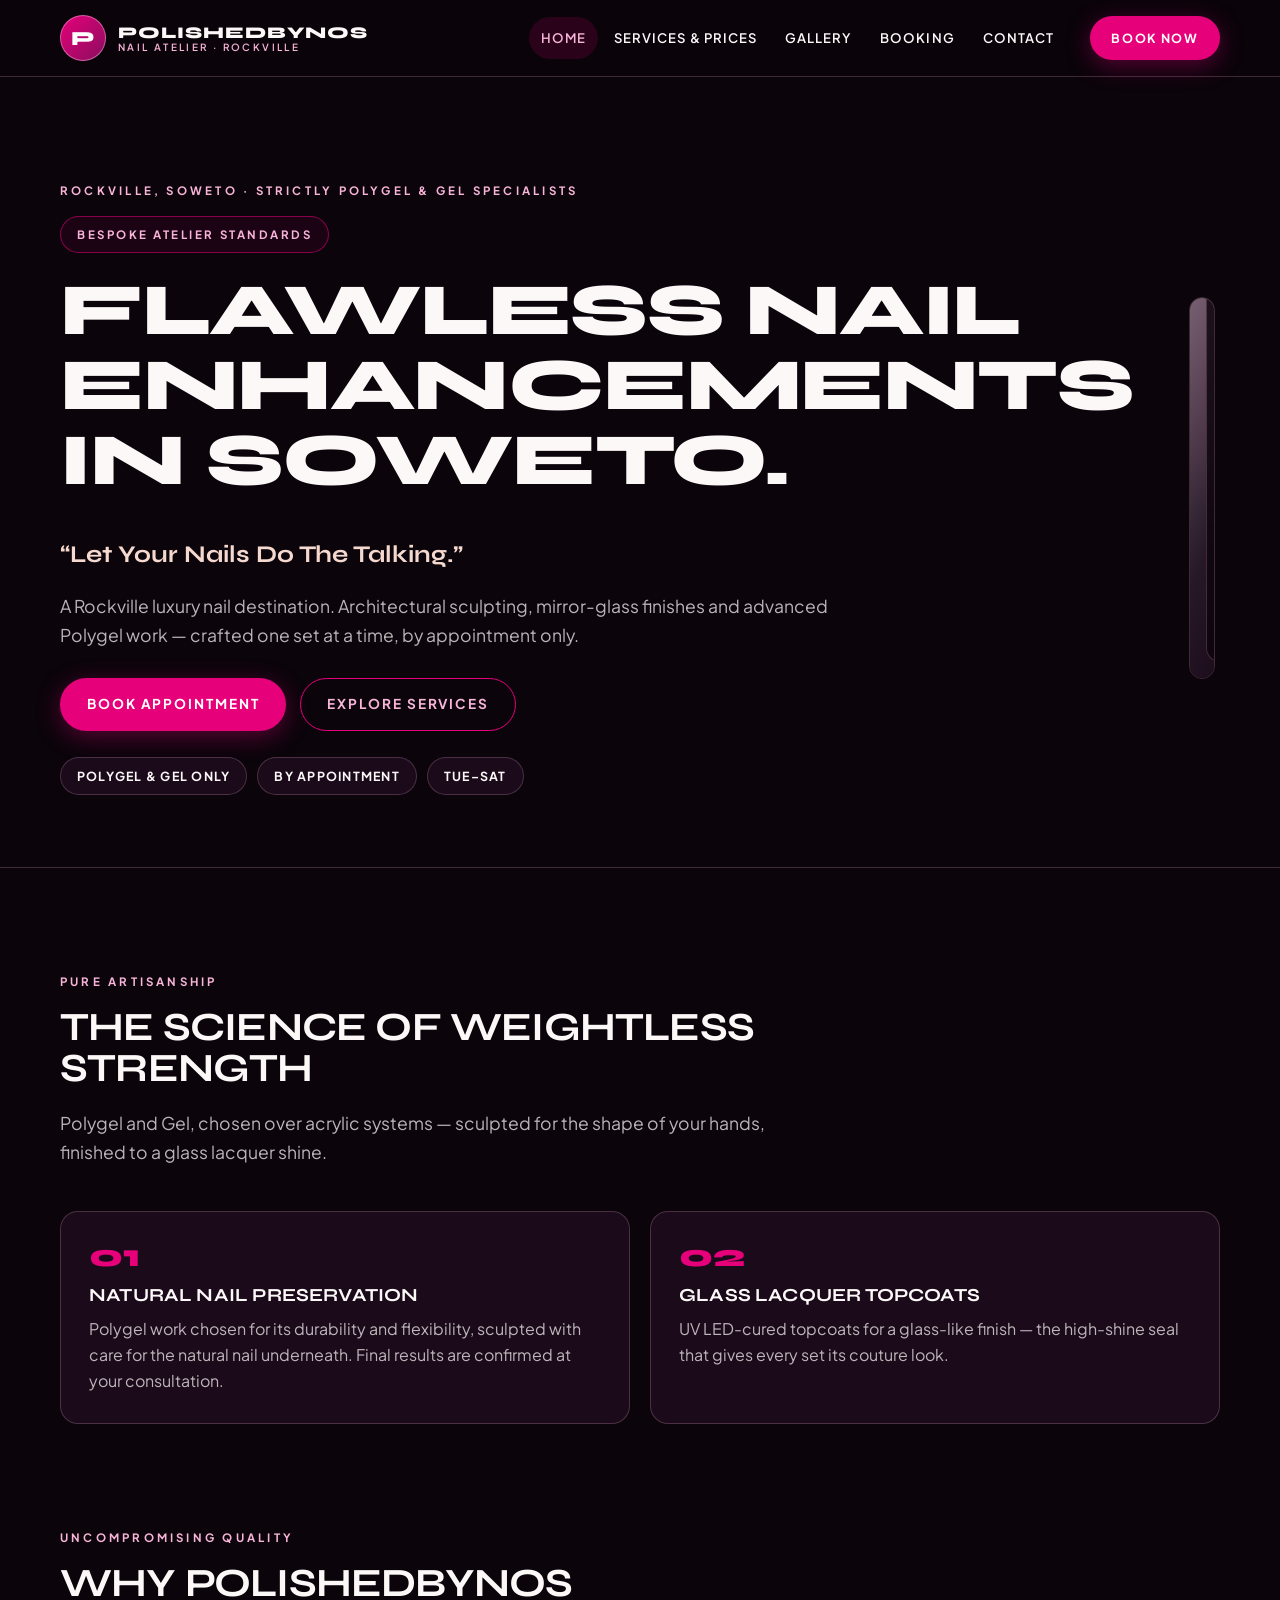
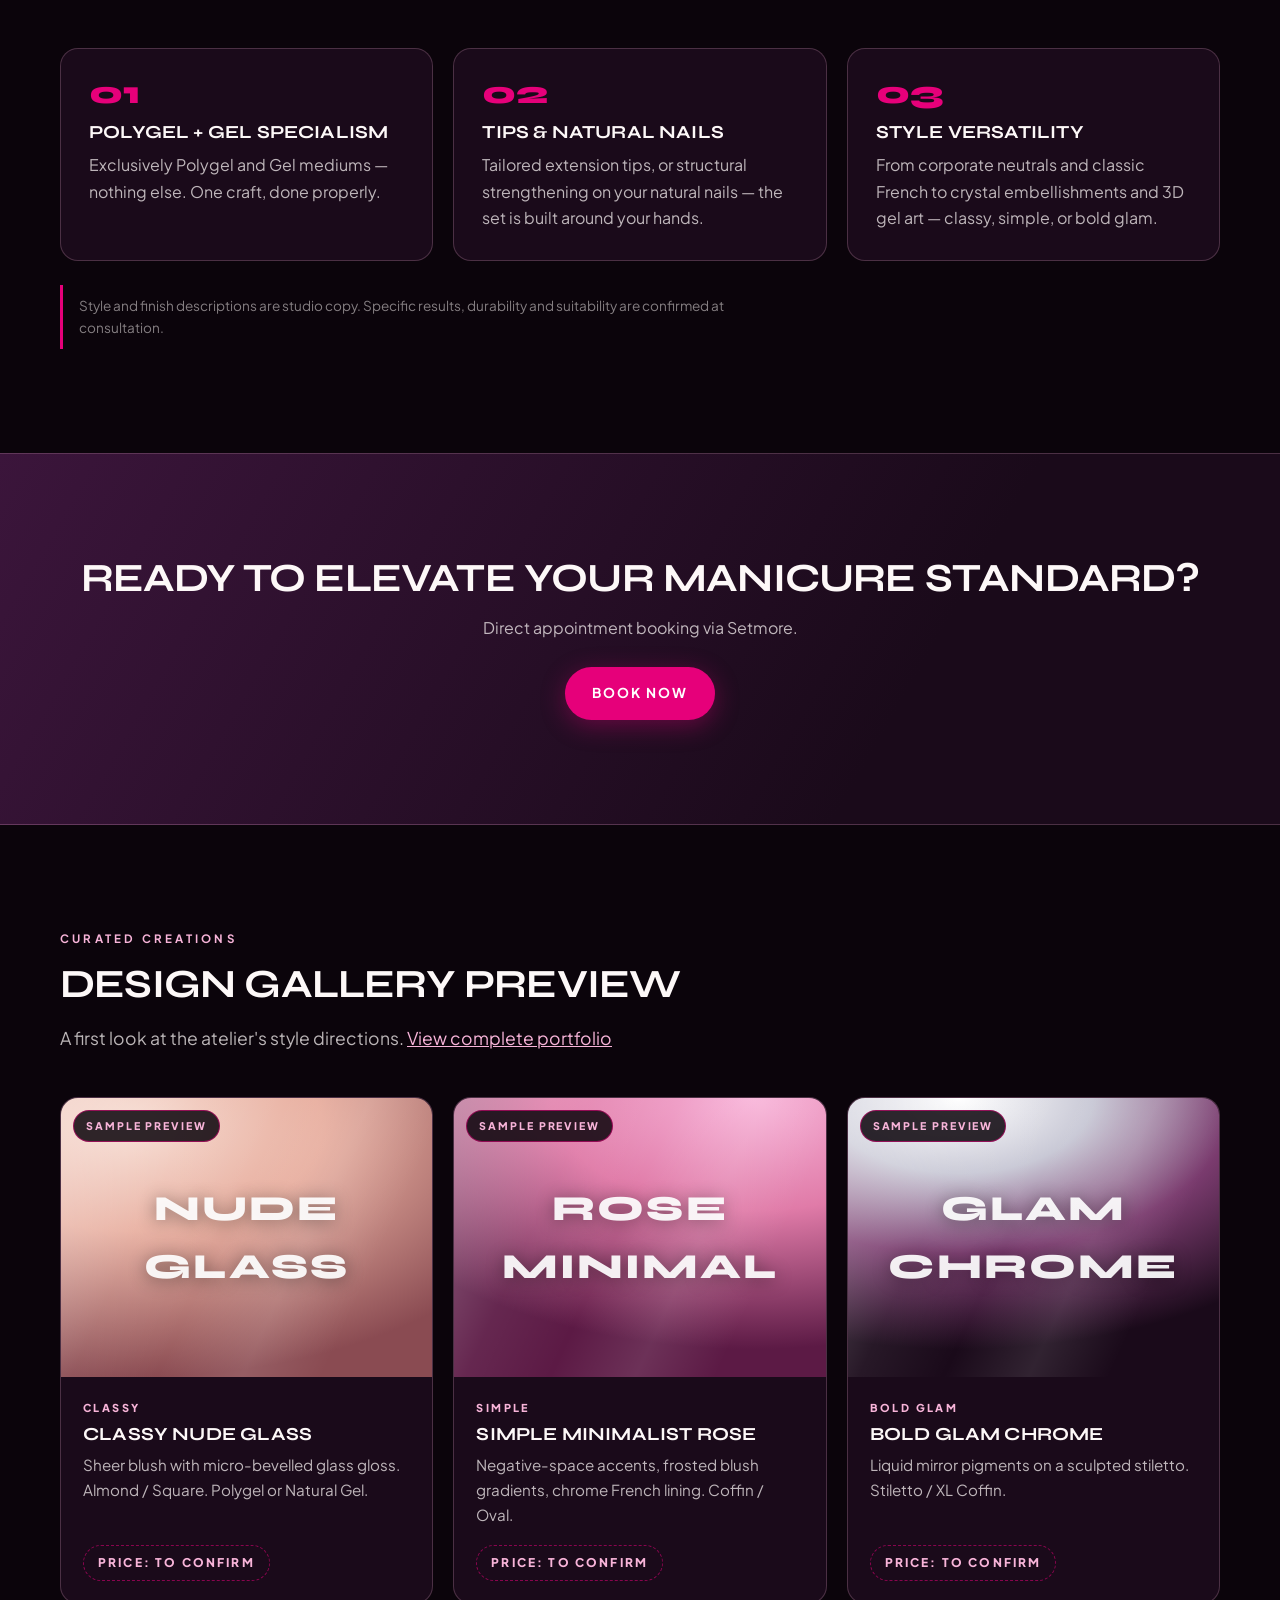
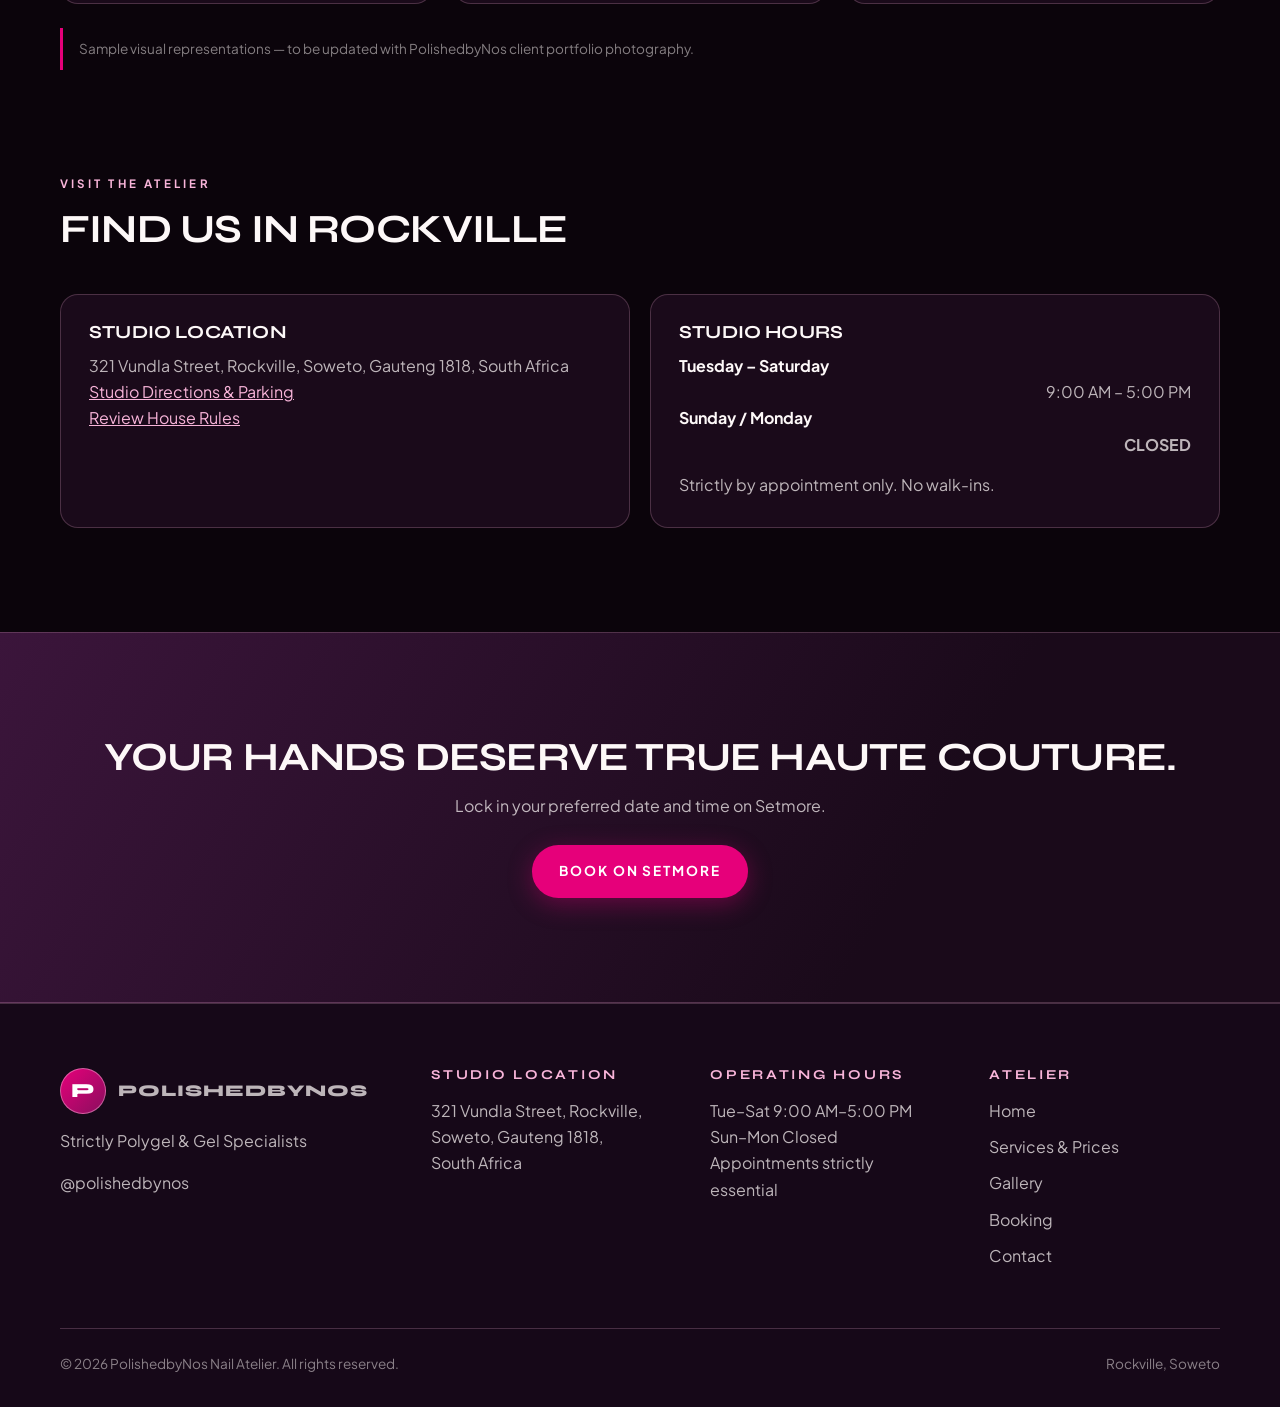
<file: index.html>
<!DOCTYPE html>
<html lang="en">
<head>
<meta charset="UTF-8">
<meta name="viewport" content="width=device-width, initial-scale=1.0">
<title>PolishedbyNos — Flawless Nail Enhancements in Soweto | Rockville Nail Atelier</title>
<meta name="description" content="PolishedbyNos is a Rockville, Soweto nail atelier specialising strictly in Polygel and Gel enhancements — tips and natural nails, classy to bold glam. By appointment only, Tue–Sat. Book on Setmore.">
<link rel="preconnect" href="https://fonts.googleapis.com">
<link rel="preconnect" href="https://fonts.gstatic.com" crossorigin>
<link href="https://fonts.googleapis.com/css2?family=Syne:wght@700;800&family=Plus+Jakarta+Sans:wght@400;600;700;800&display=swap" rel="stylesheet">
<link rel="stylesheet" href="assets/style.css">
</head>
<body>
<a class="skip-link" href="#main">Skip to content</a>

<header class="site-header">
  <div class="wrap header-inner">
    <a class="brand" href="index.html" aria-label="PolishedbyNos — home">
      <span class="brand-mark" aria-hidden="true">P</span>
      <span class="brand-name">PolishedbyNos<span class="brand-sub">Nail Atelier · Rockville</span></span>
    </a>
    <nav class="main-nav" aria-label="Main navigation">
      <a href="index.html" aria-current="page">Home</a>
      <a href="services.html">Services &amp; Prices</a>
      <a href="gallery.html">Gallery</a>
      <a href="booking.html">Booking</a>
      <a href="contact.html">Contact</a>
    </nav>
    <a class="btn btn-primary btn-sm header-cta" href="https://polishedbynos.setmore.com/">Book Now</a>
  </div>
</header>

<main id="main">
  <!-- HERO -->
  <section class="hero" aria-labelledby="hero-title">
    <div class="wrap hero-grid">
      <div>
        <p class="eyebrow">Rockville, Soweto · Strictly Polygel &amp; Gel Specialists</p>
        <span class="hero-badge">Bespoke Atelier Standards</span>
        <h1 id="hero-title">Flawless Nail Enhancements in Soweto.</h1>
        <p class="hero-quote">“Let Your Nails Do The Talking.”</p>
        <p class="lede">A Rockville luxury nail destination. Architectural sculpting, mirror-glass finishes and advanced Polygel work — crafted one set at a time, by appointment only.</p>
        <div class="hero-ctas">
          <a class="btn btn-primary" href="https://polishedbynos.setmore.com/">Book Appointment</a>
          <a class="btn btn-secondary" href="services.html">Explore Services</a>
        </div>
        <ul class="chip-row" aria-label="At a glance">
          <li class="chip">Polygel &amp; Gel Only</li>
          <li class="chip">By Appointment</li>
          <li class="chip">Tue–Sat</li>
        </ul>
      </div>
      <div class="hero-visual">
        <div class="art art-velvet" role="img" aria-label="Sample preview of a Signature Velvet Noir polygel set with gold foil vein">
          <span class="art-word">Velvet Noir<small>Polygel Sculpt</small></span>
        </div>
        <div class="hero-caption">
          <strong>Signature Velvet Noir</strong>
          <span>Polygel Sculpt · Gold Foil Vein · Couture Cut · Rockville Studio</span>
          <span class="sample-label" style="position:static;display:inline-block;margin-top:10px">Sample Preview</span>
        </div>
      </div>
    </div>
  </section>

  <hr class="rule">

  <!-- THE STANDARD -->
  <section aria-labelledby="standard-title">
    <div class="wrap">
      <div class="section-head">
        <p class="eyebrow">Pure Artisanship</p>
        <h2 id="standard-title">The Science of Weightless Strength</h2>
        <p class="lede">Polygel and Gel, chosen over acrylic systems — sculpted for the shape of your hands, finished to a glass lacquer shine.</p>
      </div>
      <div class="grid grid-2">
        <article class="card">
          <span class="num">01</span>
          <h3>Natural Nail Preservation</h3>
          <p>Polygel work chosen for its durability and flexibility, sculpted with care for the natural nail underneath. Final results are confirmed at your consultation.</p>
        </article>
        <article class="card">
          <span class="num">02</span>
          <h3>Glass Lacquer Topcoats</h3>
          <p>UV LED-cured topcoats for a glass-like finish — the high-shine seal that gives every set its couture look.</p>
        </article>
      </div>
    </div>
  </section>

  <!-- WHY -->
  <section aria-labelledby="why-title" style="padding-top:0">
    <div class="wrap">
      <div class="section-head">
        <p class="eyebrow">Uncompromising Quality</p>
        <h2 id="why-title">Why PolishedbyNos</h2>
      </div>
      <div class="grid grid-3">
        <article class="card">
          <span class="num">01</span>
          <h3>Polygel + Gel Specialism</h3>
          <p>Exclusively Polygel and Gel mediums — nothing else. One craft, done properly.</p>
        </article>
        <article class="card">
          <span class="num">02</span>
          <h3>Tips &amp; Natural Nails</h3>
          <p>Tailored extension tips, or structural strengthening on your natural nails — the set is built around your hands.</p>
        </article>
        <article class="card">
          <span class="num">03</span>
          <h3>Style Versatility</h3>
          <p>From corporate neutrals and classic French to crystal embellishments and 3D gel art — classy, simple, or bold glam.</p>
        </article>
      </div>
      <p class="disclaimer">Style and finish descriptions are studio copy. Specific results, durability and suitability are confirmed at consultation.</p>
    </div>
  </section>

  <!-- CTA STRIP -->
  <section class="cta-strip" aria-labelledby="cta-title">
    <div class="wrap">
      <h2 id="cta-title">Ready to elevate your manicure standard?</h2>
      <p>Direct appointment booking via Setmore.</p>
      <a class="btn btn-primary" href="https://polishedbynos.setmore.com/">Book Now</a>
    </div>
  </section>

  <!-- GALLERY PREVIEW -->
  <section aria-labelledby="preview-title">
    <div class="wrap">
      <div class="section-head">
        <p class="eyebrow">Curated Creations</p>
        <h2 id="preview-title">Design Gallery Preview</h2>
        <p class="lede">A first look at the atelier's style directions. <a href="gallery.html">View complete portfolio</a></p>
      </div>
      <div class="grid grid-3">
        <article class="style-card">
          <div class="art art-nude" role="img" aria-label="Sample preview of a Classy Nude Glass nail set"><span class="sample-label">Sample Preview</span><span class="art-word">Nude Glass</span></div>
          <div class="style-body">
            <span class="style-cat">Classy</span>
            <h3>Classy Nude Glass</h3>
            <p>Sheer blush with micro-bevelled glass gloss. Almond / Square. Polygel or Natural Gel.</p>
            <span class="price-tag">Price: To Confirm</span>
          </div>
        </article>
        <article class="style-card">
          <div class="art art-rose" role="img" aria-label="Sample preview of a Simple Minimalist Rose nail set"><span class="sample-label">Sample Preview</span><span class="art-word">Rose Minimal</span></div>
          <div class="style-body">
            <span class="style-cat">Simple</span>
            <h3>Simple Minimalist Rose</h3>
            <p>Negative-space accents, frosted blush gradients, chrome French lining. Coffin / Oval.</p>
            <span class="price-tag">Price: To Confirm</span>
          </div>
        </article>
        <article class="style-card">
          <div class="art art-chrome" role="img" aria-label="Sample preview of a Bold Glam Chrome nail set"><span class="sample-label">Sample Preview</span><span class="art-word">Glam Chrome</span></div>
          <div class="style-body">
            <span class="style-cat">Bold Glam</span>
            <h3>Bold Glam Chrome</h3>
            <p>Liquid mirror pigments on a sculpted stiletto. Stiletto / XL Coffin.</p>
            <span class="price-tag">Price: To Confirm</span>
          </div>
        </article>
      </div>
      <p class="disclaimer">Sample visual representations — to be updated with PolishedbyNos client portfolio photography.</p>
    </div>
  </section>

  <!-- LOCATION + HOURS -->
  <section aria-labelledby="visit-title" style="padding-top:0">
    <div class="wrap">
      <div class="section-head">
        <p class="eyebrow">Visit the Atelier</p>
        <h2 id="visit-title">Find Us in Rockville</h2>
      </div>
      <div class="grid grid-2">
        <article class="card">
          <h3>Studio Location</h3>
          <p>321 Vundla Street, Rockville, Soweto, Gauteng 1818, South Africa</p>
          <p>
            <a href="contact.html">Studio Directions &amp; Parking</a><br>
            <a href="booking.html">Review House Rules</a>
          </p>
        </article>
        <article class="card">
          <h3>Studio Hours</h3>
          <dl class="hours-list">
            <div><dt>Tuesday – Saturday</dt><dd>9:00 AM – 5:00 PM</dd></div>
            <div><dt>Sunday / Monday</dt><dd class="closed">CLOSED</dd></div>
          </dl>
          <p style="margin-top:14px">Strictly by appointment only. No walk-ins.</p>
        </article>
      </div>
    </div>
  </section>

  <!-- FINAL CTA -->
  <section class="cta-strip" aria-labelledby="final-cta-title">
    <div class="wrap">
      <h2 id="final-cta-title">Your Hands Deserve True Haute Couture.</h2>
      <p>Lock in your preferred date and time on Setmore.</p>
      <a class="btn btn-primary" href="https://polishedbynos.setmore.com/">Book on Setmore</a>
    </div>
  </section>
</main>

<footer class="site-footer">
  <div class="wrap">
    <div class="footer-grid">
      <div>
        <a class="brand" href="index.html" style="margin-bottom:14px">
          <span class="brand-mark" aria-hidden="true">P</span>
          <span class="brand-name">PolishedbyNos</span>
        </a>
        <p>Strictly Polygel &amp; Gel Specialists</p>
        <p><a href="https://www.instagram.com/polishedbynos">@polishedbynos</a></p>
      </div>
      <div>
        <h3>Studio Location</h3>
        <p>321 Vundla Street, Rockville,<br>Soweto, Gauteng 1818,<br>South Africa</p>
      </div>
      <div>
        <h3>Operating Hours</h3>
        <p>Tue–Sat 9:00 AM–5:00 PM<br>Sun–Mon Closed<br>Appointments strictly essential</p>
      </div>
      <div>
        <h3>Atelier</h3>
        <ul>
          <li><a href="index.html">Home</a></li>
          <li><a href="services.html">Services &amp; Prices</a></li>
          <li><a href="gallery.html">Gallery</a></li>
          <li><a href="booking.html">Booking</a></li>
          <li><a href="contact.html">Contact</a></li>
        </ul>
      </div>
    </div>
    <div class="footer-bottom">
      <span>© 2026 PolishedbyNos Nail Atelier. All rights reserved.</span>
      <span>Rockville, Soweto</span>
    </div>
  </div>
</footer>
<script src="assets/app.js"></script>
</body>
</html>
</file>
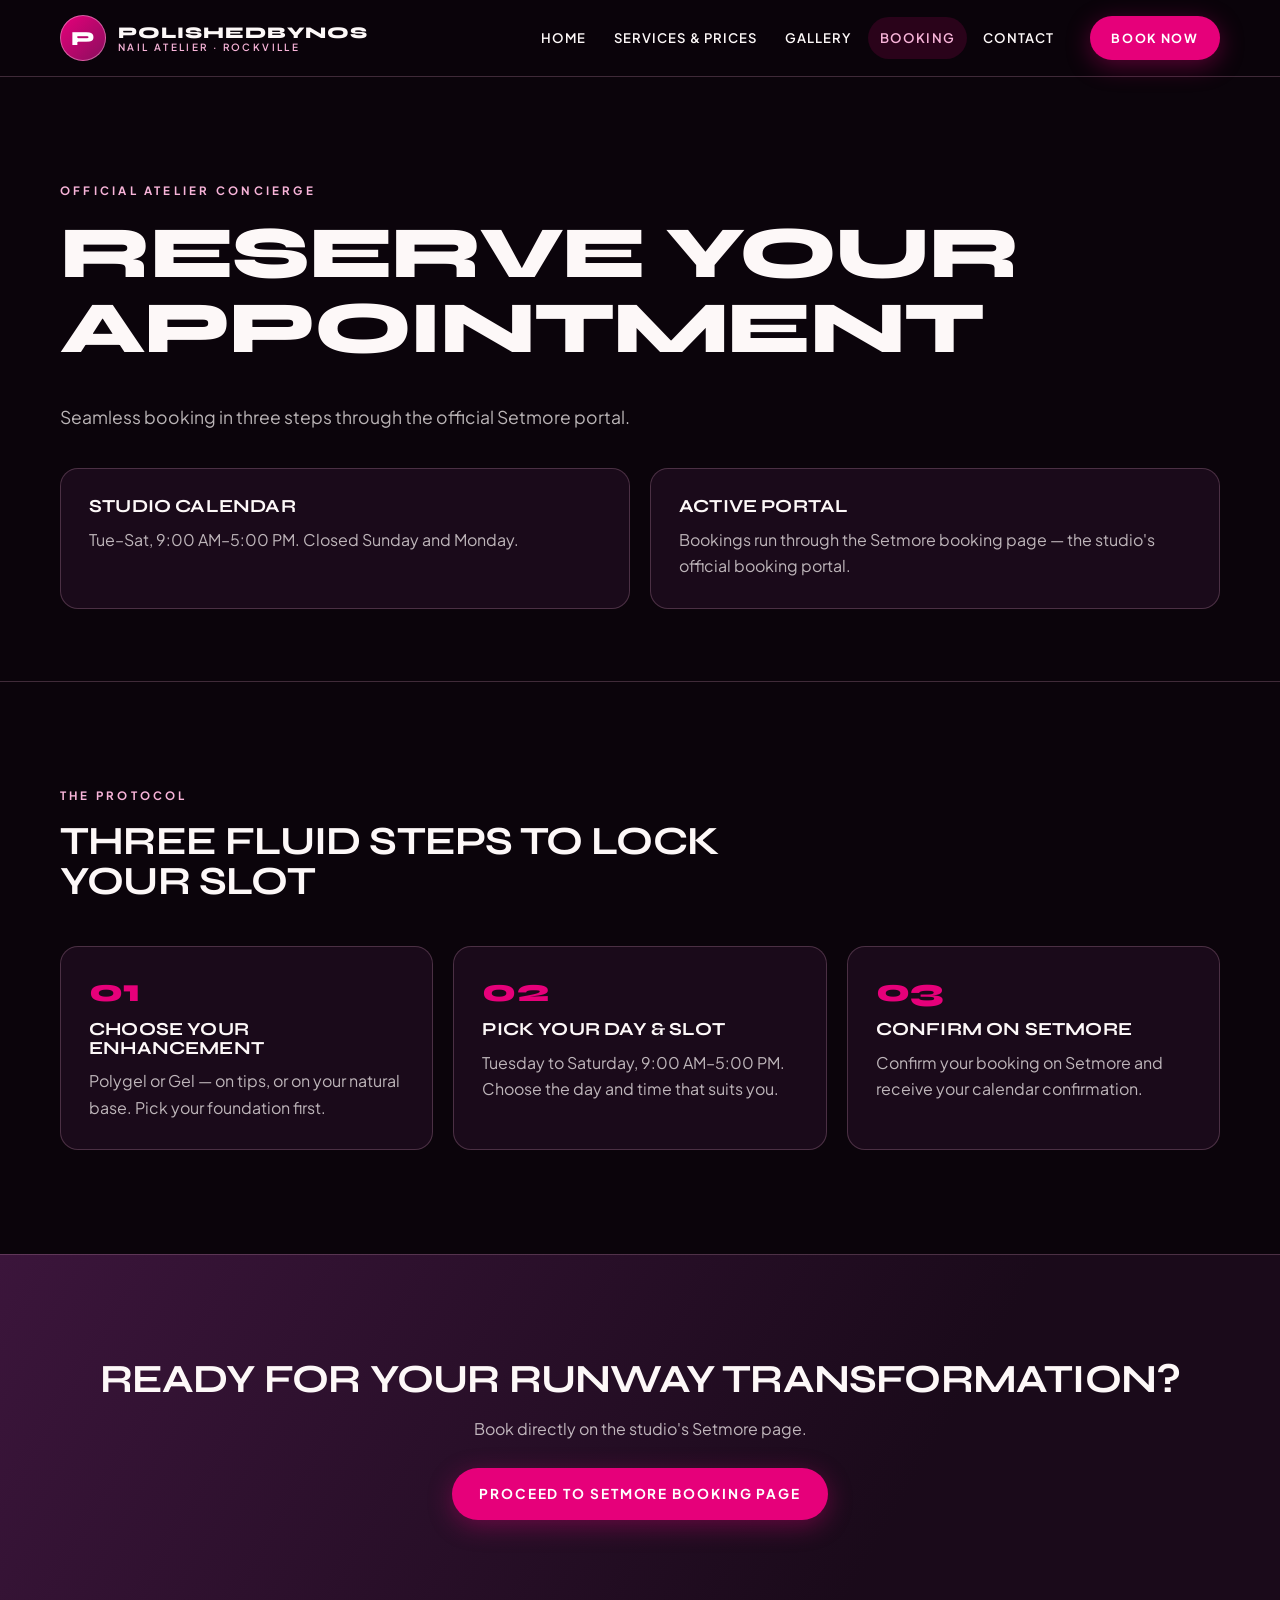
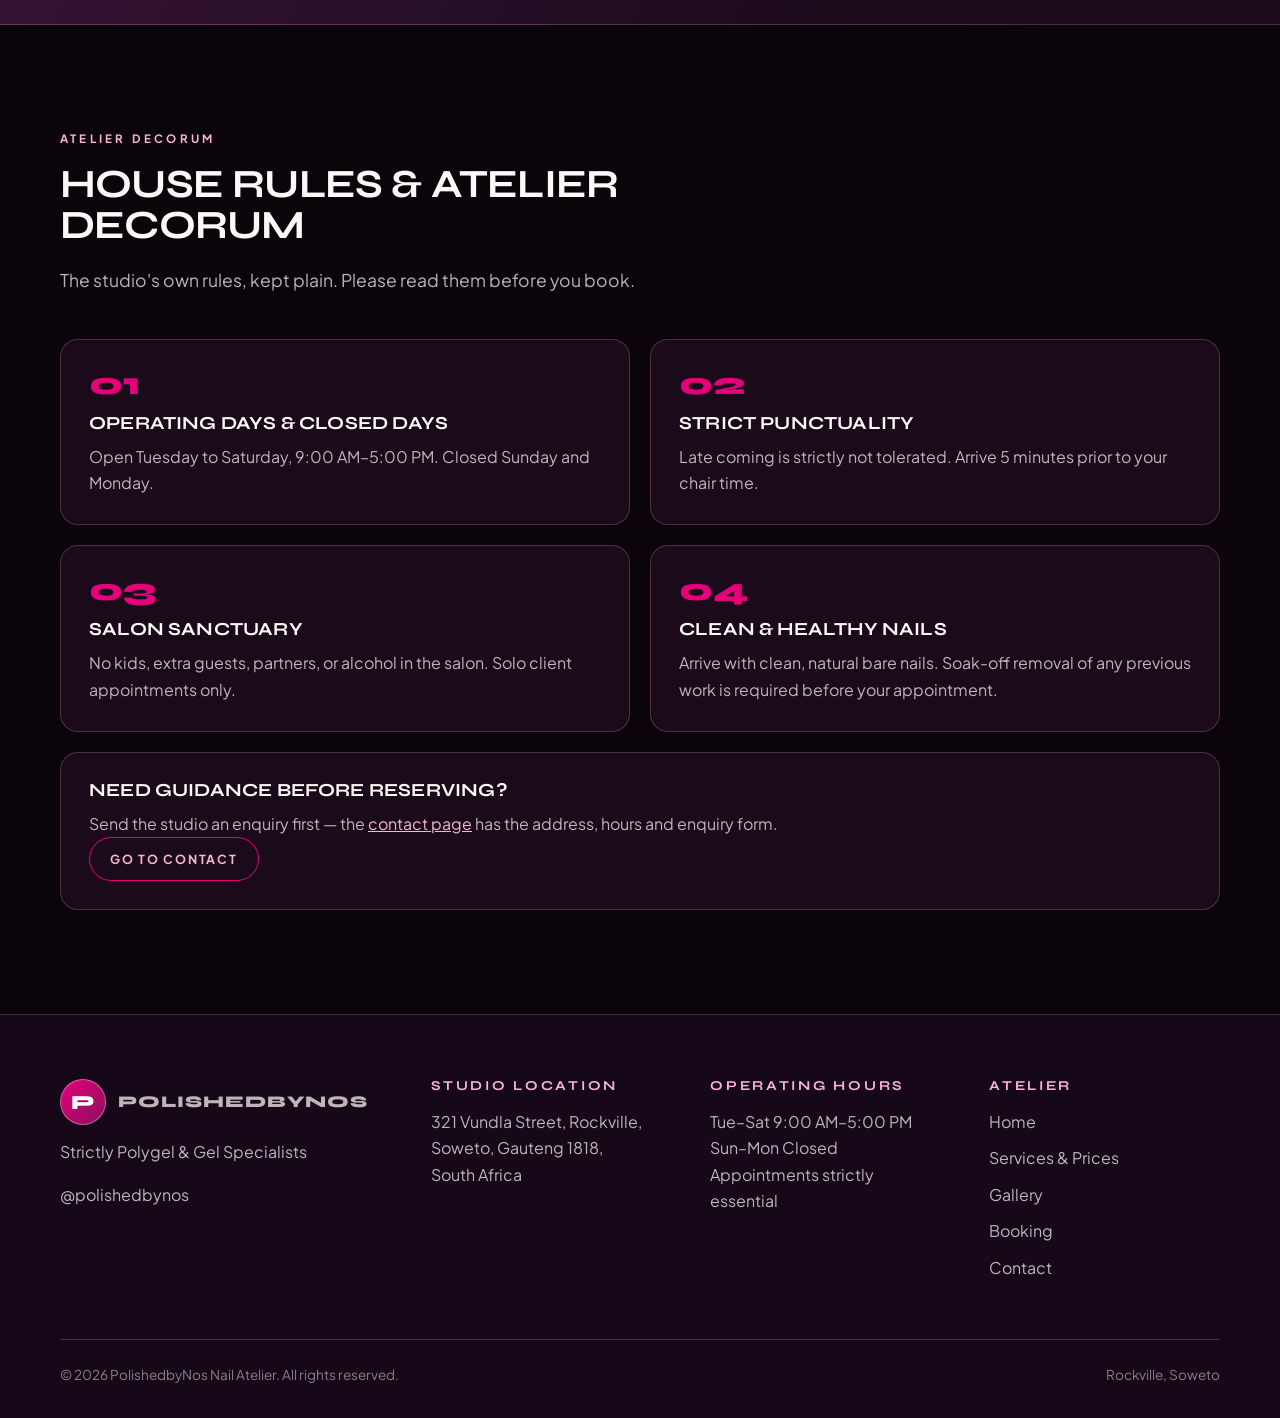
<file: booking.html>
<!DOCTYPE html>
<html lang="en">
<head>
<meta charset="UTF-8">
<meta name="viewport" content="width=device-width, initial-scale=1.0">
<title>Booking &amp; House Rules — PolishedbyNos | Rockville Nail Atelier</title>
<meta name="description" content="Reserve your PolishedbyNos appointment on Setmore in three steps. Tue–Sat 9 AM–5 PM, closed Sun & Mon. Read the studio house rules before you book.">
<link rel="preconnect" href="https://fonts.googleapis.com">
<link rel="preconnect" href="https://fonts.gstatic.com" crossorigin>
<link href="https://fonts.googleapis.com/css2?family=Syne:wght@700;800&family=Plus+Jakarta+Sans:wght@400;600;700;800&display=swap" rel="stylesheet">
<link rel="stylesheet" href="assets/style.css">
</head>
<body>
<a class="skip-link" href="#main">Skip to content</a>

<header class="site-header">
  <div class="wrap header-inner">
    <a class="brand" href="index.html" aria-label="PolishedbyNos — home">
      <span class="brand-mark" aria-hidden="true">P</span>
      <span class="brand-name">PolishedbyNos<span class="brand-sub">Nail Atelier · Rockville</span></span>
    </a>
    <nav class="main-nav" aria-label="Main navigation">
      <a href="index.html">Home</a>
      <a href="services.html">Services &amp; Prices</a>
      <a href="gallery.html">Gallery</a>
      <a href="booking.html" aria-current="page">Booking</a>
      <a href="contact.html">Contact</a>
    </nav>
    <a class="btn btn-primary btn-sm header-cta" href="https://polishedbynos.setmore.com/">Book Now</a>
  </div>
</header>

<main id="main">
  <!-- HERO -->
  <section class="hero" aria-labelledby="hero-title">
    <div class="wrap">
      <p class="eyebrow">Official Atelier Concierge</p>
      <h1 id="hero-title">Reserve Your Appointment</h1>
      <p class="lede">Seamless booking in three steps through the official Setmore portal.</p>
      <div class="grid grid-2" style="margin-top:36px">
        <article class="card">
          <h3>Studio Calendar</h3>
          <p>Tue–Sat, 9:00 AM–5:00 PM. Closed Sunday and Monday.</p>
        </article>
        <article class="card">
          <h3>Active Portal</h3>
          <p>Bookings run through the Setmore booking page — the studio's official booking portal.</p>
        </article>
      </div>
    </div>
  </section>

  <hr class="rule">

  <!-- PROTOCOL -->
  <section aria-labelledby="protocol-title">
    <div class="wrap">
      <div class="section-head">
        <p class="eyebrow">The Protocol</p>
        <h2 id="protocol-title">Three Fluid Steps to Lock Your Slot</h2>
      </div>
      <div class="steps">
        <article class="card step">
          <h3>Choose Your Enhancement</h3>
          <p>Polygel or Gel — on tips, or on your natural base. Pick your foundation first.</p>
        </article>
        <article class="card step">
          <h3>Pick Your Day &amp; Slot</h3>
          <p>Tuesday to Saturday, 9:00 AM–5:00 PM. Choose the day and time that suits you.</p>
        </article>
        <article class="card step">
          <h3>Confirm on Setmore</h3>
          <p>Confirm your booking on Setmore and receive your calendar confirmation.</p>
        </article>
      </div>
    </div>
  </section>

  <!-- CTA -->
  <section class="cta-strip" aria-labelledby="cta-title">
    <div class="wrap">
      <h2 id="cta-title">Ready for Your Runway Transformation?</h2>
      <p>Book directly on the studio's Setmore page.</p>
      <a class="btn btn-primary" href="https://polishedbynos.setmore.com/">Proceed to Setmore Booking Page</a>
    </div>
  </section>

  <!-- HOUSE RULES -->
  <section aria-labelledby="rules-title">
    <div class="wrap">
      <div class="section-head">
        <p class="eyebrow">Atelier Decorum</p>
        <h2 id="rules-title">House Rules &amp; Atelier Decorum</h2>
        <p class="lede">The studio's own rules, kept plain. Please read them before you book.</p>
      </div>
      <div class="grid grid-2">
        <article class="card">
          <span class="num">01</span>
          <h3>Operating Days &amp; Closed Days</h3>
          <p>Open Tuesday to Saturday, 9:00 AM–5:00 PM. Closed Sunday and Monday.</p>
        </article>
        <article class="card">
          <span class="num">02</span>
          <h3>Strict Punctuality</h3>
          <p>Late coming is strictly not tolerated. Arrive 5 minutes prior to your chair time.</p>
        </article>
        <article class="card">
          <span class="num">03</span>
          <h3>Salon Sanctuary</h3>
          <p>No kids, extra guests, partners, or alcohol in the salon. Solo client appointments only.</p>
        </article>
        <article class="card">
          <span class="num">04</span>
          <h3>Clean &amp; Healthy Nails</h3>
          <p>Arrive with clean, natural bare nails. Soak-off removal of any previous work is required before your appointment.</p>
        </article>
      </div>
      <div class="card" style="margin-top:20px">
        <h3>Need Guidance Before Reserving?</h3>
        <p>Send the studio an enquiry first — the <a href="contact.html">contact page</a> has the address, hours and enquiry form.</p>
        <a class="btn btn-secondary btn-sm" href="contact.html">Go to Contact</a>
      </div>
    </div>
  </section>
</main>

<footer class="site-footer">
  <div class="wrap">
    <div class="footer-grid">
      <div>
        <a class="brand" href="index.html" style="margin-bottom:14px">
          <span class="brand-mark" aria-hidden="true">P</span>
          <span class="brand-name">PolishedbyNos</span>
        </a>
        <p>Strictly Polygel &amp; Gel Specialists</p>
        <p><a href="https://www.instagram.com/polishedbynos">@polishedbynos</a></p>
      </div>
      <div>
        <h3>Studio Location</h3>
        <p>321 Vundla Street, Rockville,<br>Soweto, Gauteng 1818,<br>South Africa</p>
      </div>
      <div>
        <h3>Operating Hours</h3>
        <p>Tue–Sat 9:00 AM–5:00 PM<br>Sun–Mon Closed<br>Appointments strictly essential</p>
      </div>
      <div>
        <h3>Atelier</h3>
        <ul>
          <li><a href="index.html">Home</a></li>
          <li><a href="services.html">Services &amp; Prices</a></li>
          <li><a href="gallery.html">Gallery</a></li>
          <li><a href="booking.html">Booking</a></li>
          <li><a href="contact.html">Contact</a></li>
        </ul>
      </div>
    </div>
    <div class="footer-bottom">
      <span>© 2026 PolishedbyNos Nail Atelier. All rights reserved.</span>
      <span>Rockville, Soweto</span>
    </div>
  </div>
</footer>
<script src="assets/app.js"></script>
</body>
</html>
</file>
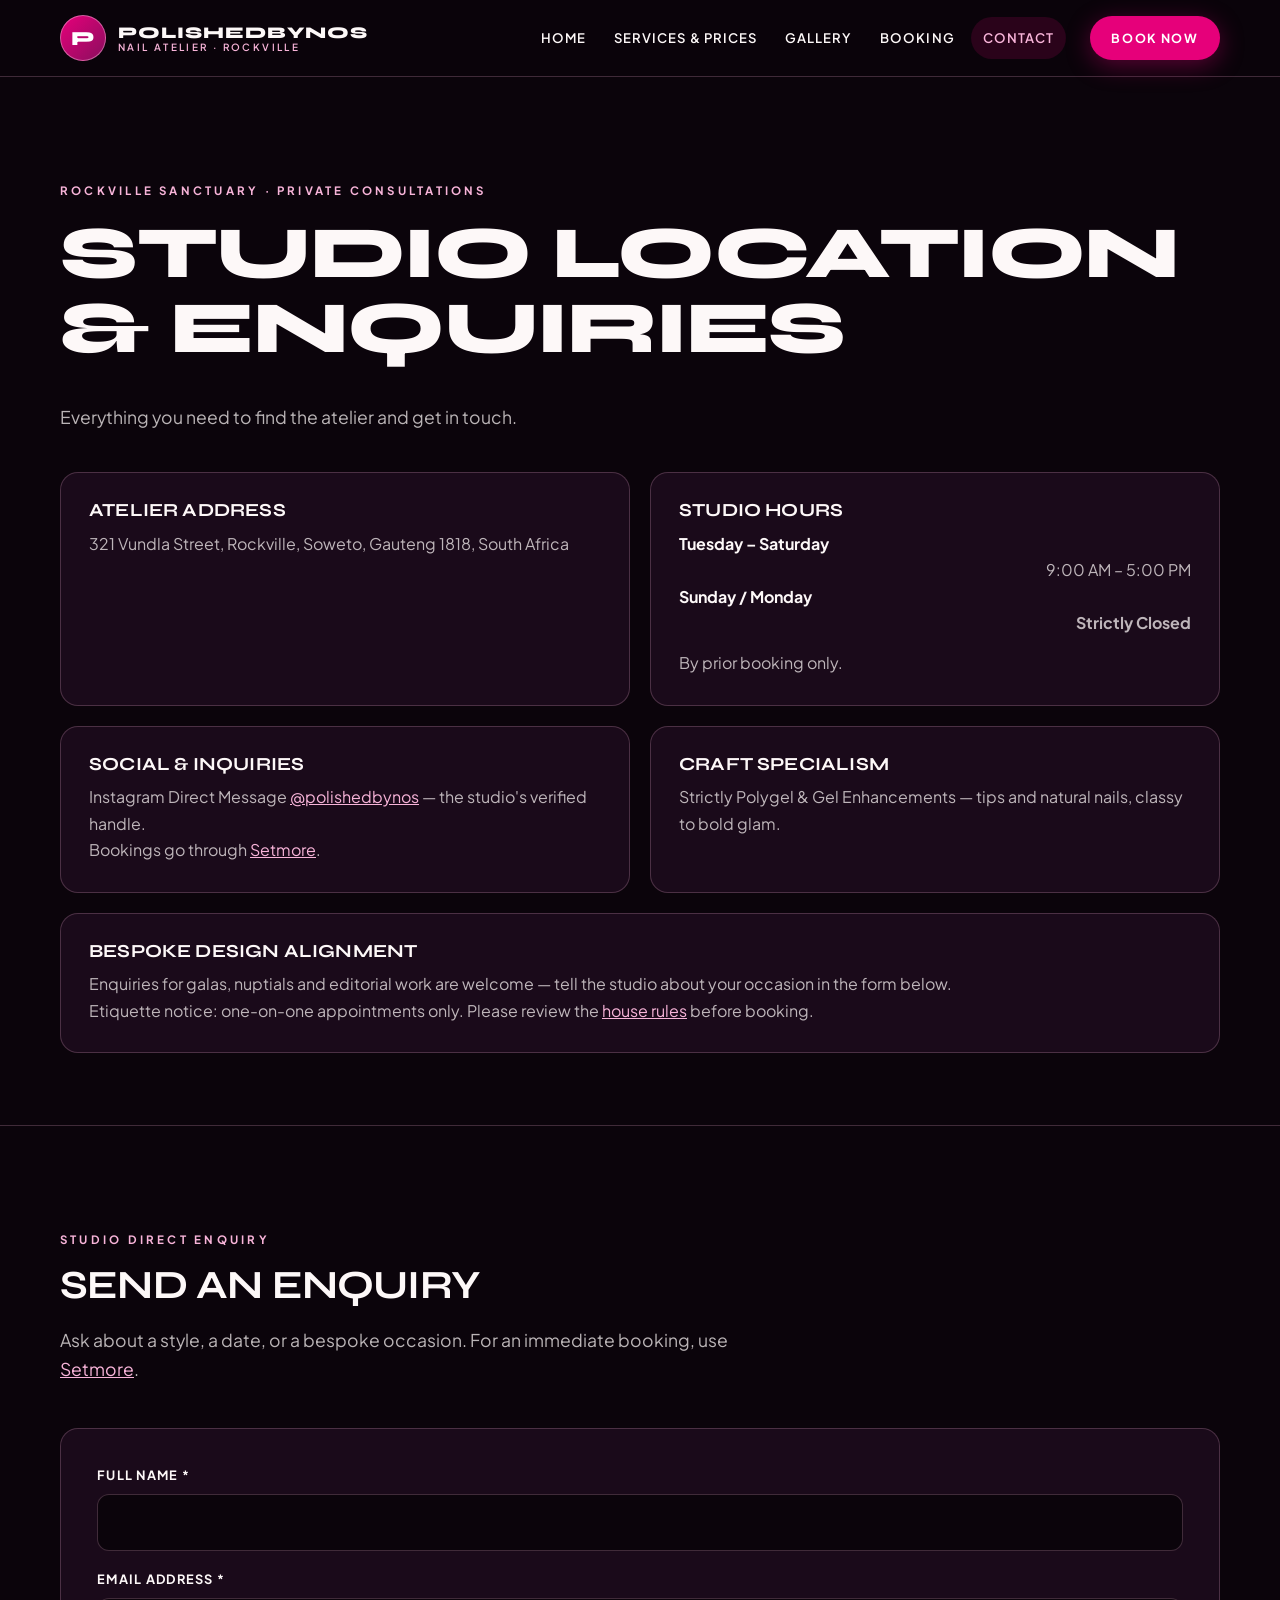
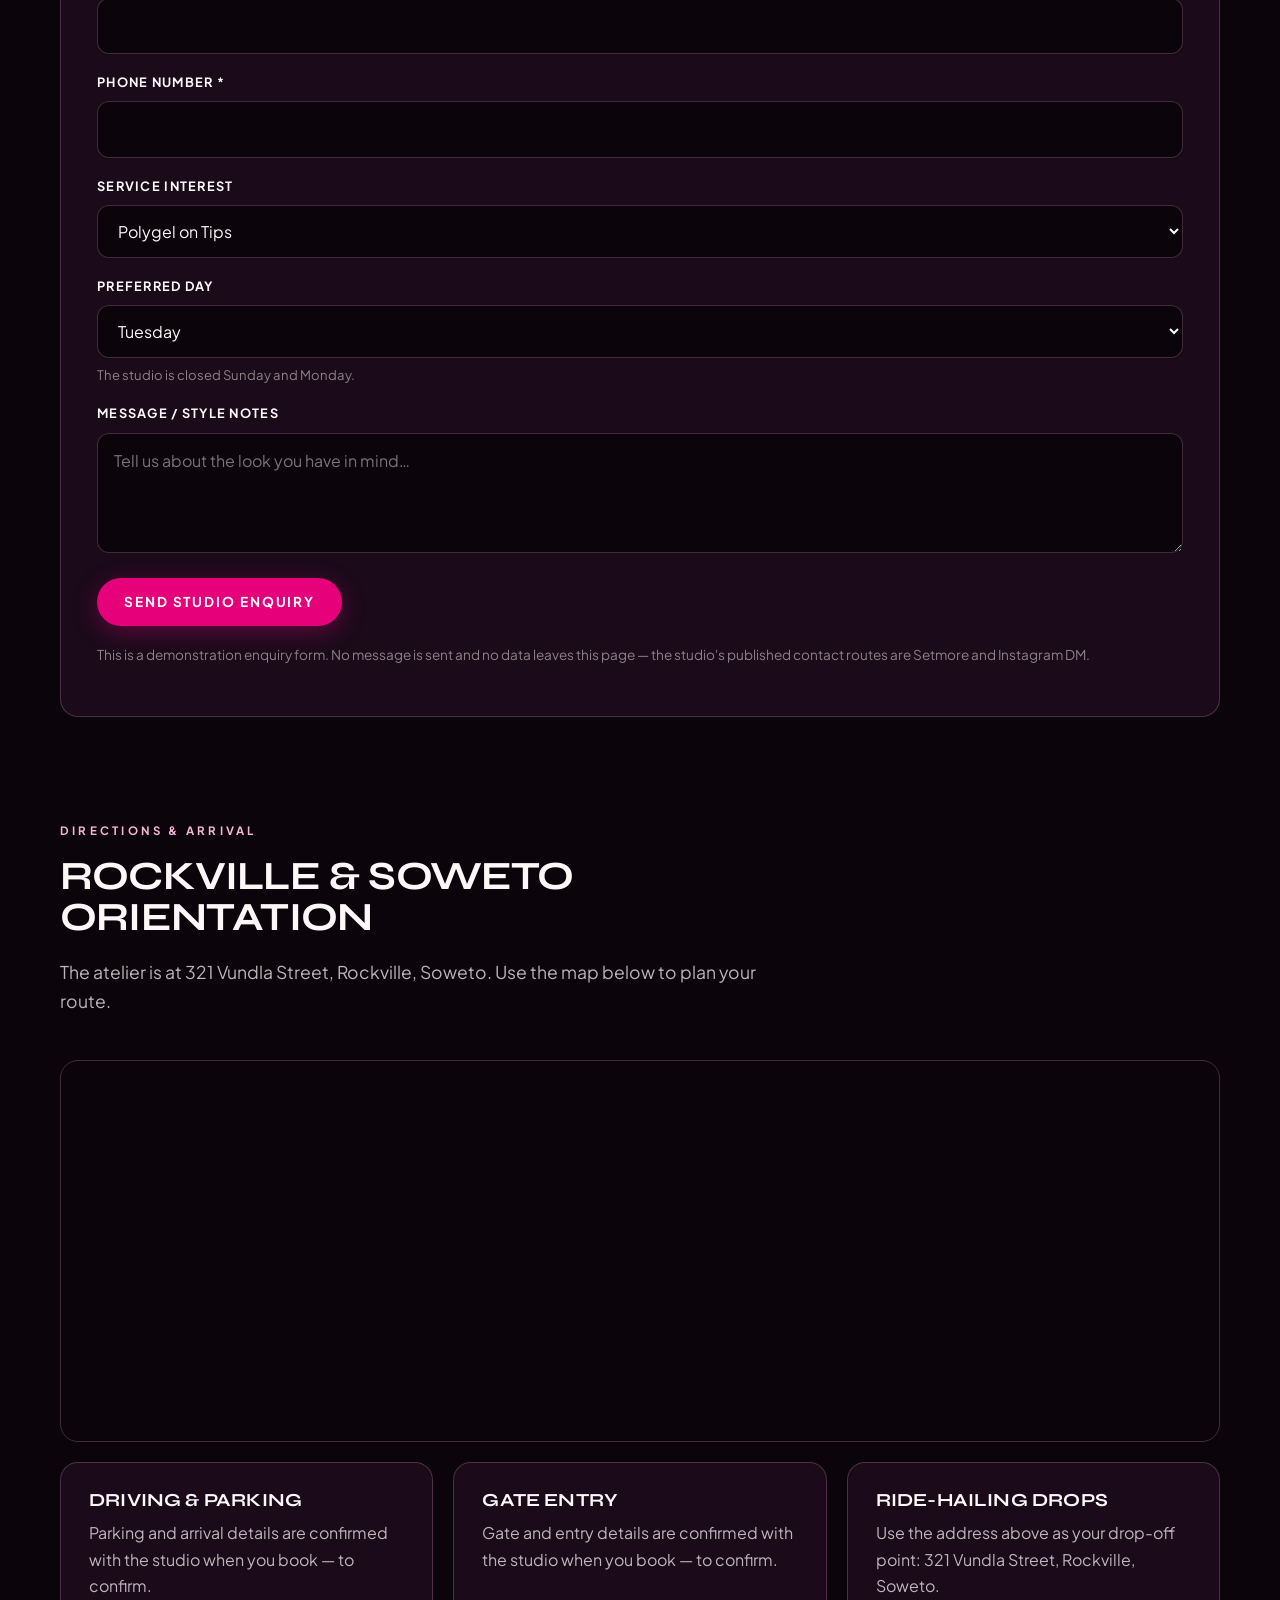
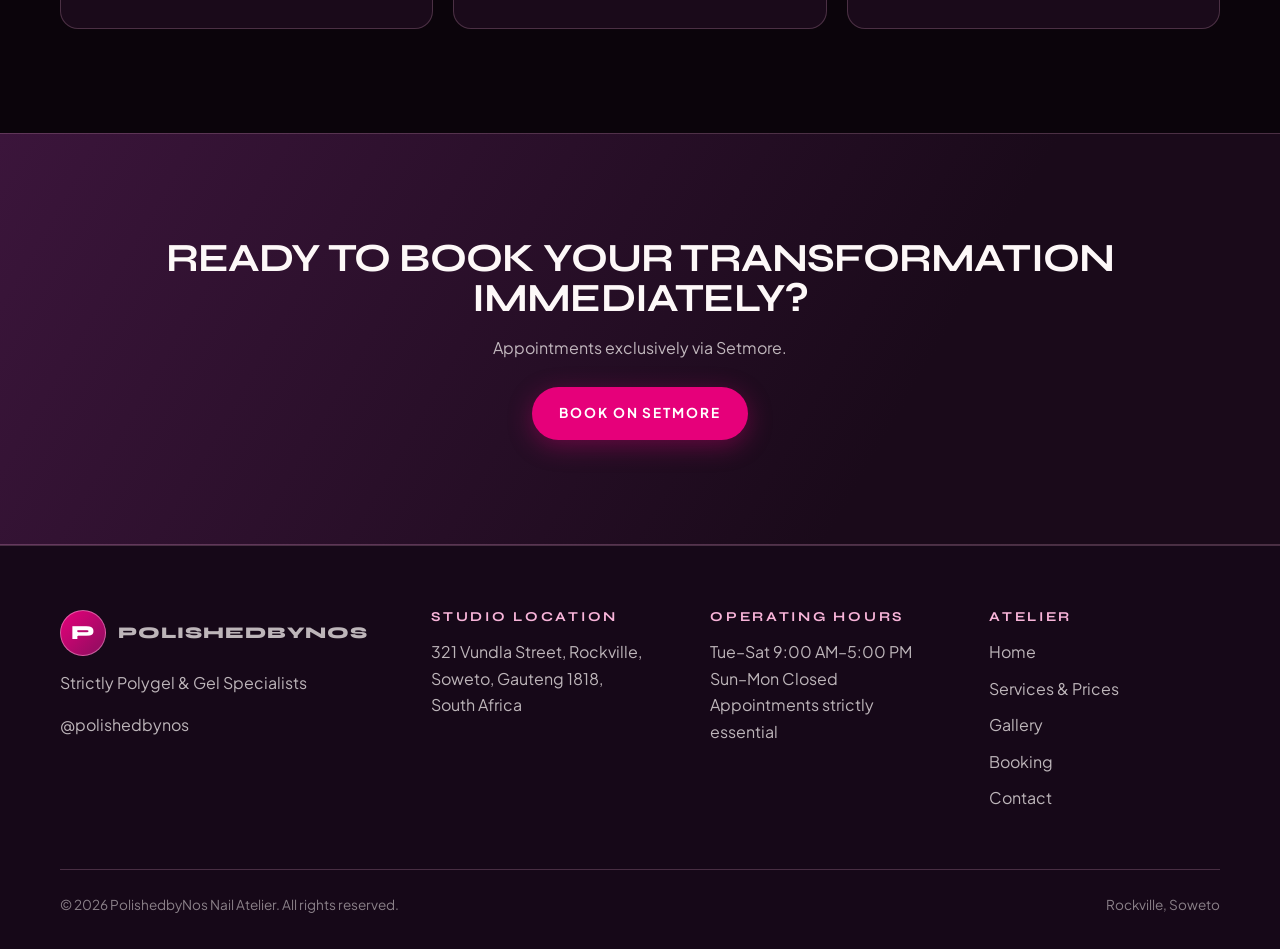
<file: contact.html>
<!DOCTYPE html>
<html lang="en">
<head>
<meta charset="UTF-8">
<meta name="viewport" content="width=device-width, initial-scale=1.0">
<title>Contact &amp; Studio Info — PolishedbyNos | Rockville, Soweto</title>
<meta name="description" content="Find PolishedbyNos at 321 Vundla Street, Rockville, Soweto. Tue–Sat 9 AM–5 PM, closed Sun & Mon. Enquire via the studio form or DM @polishedbynos on Instagram. Book on Setmore.">
<link rel="preconnect" href="https://fonts.googleapis.com">
<link rel="preconnect" href="https://fonts.gstatic.com" crossorigin>
<link href="https://fonts.googleapis.com/css2?family=Syne:wght@700;800&family=Plus+Jakarta+Sans:wght@400;600;700;800&display=swap" rel="stylesheet">
<link rel="stylesheet" href="assets/style.css">
</head>
<body>
<a class="skip-link" href="#main">Skip to content</a>

<header class="site-header">
  <div class="wrap header-inner">
    <a class="brand" href="index.html" aria-label="PolishedbyNos — home">
      <span class="brand-mark" aria-hidden="true">P</span>
      <span class="brand-name">PolishedbyNos<span class="brand-sub">Nail Atelier · Rockville</span></span>
    </a>
    <nav class="main-nav" aria-label="Main navigation">
      <a href="index.html">Home</a>
      <a href="services.html">Services &amp; Prices</a>
      <a href="gallery.html">Gallery</a>
      <a href="booking.html">Booking</a>
      <a href="contact.html" aria-current="page">Contact</a>
    </nav>
    <a class="btn btn-primary btn-sm header-cta" href="https://polishedbynos.setmore.com/">Book Now</a>
  </div>
</header>

<main id="main">
  <!-- HERO + INFO CARDS -->
  <section class="hero" aria-labelledby="hero-title">
    <div class="wrap">
      <p class="eyebrow">Rockville Sanctuary · Private Consultations</p>
      <h1 id="hero-title">Studio Location &amp; Enquiries</h1>
      <p class="lede">Everything you need to find the atelier and get in touch.</p>
      <div class="grid grid-2" style="margin-top:40px">
        <article class="card">
          <h3>Atelier Address</h3>
          <p>321 Vundla Street, Rockville, Soweto, Gauteng 1818, South Africa</p>
        </article>
        <article class="card">
          <h3>Studio Hours</h3>
          <dl class="hours-list">
            <div><dt>Tuesday – Saturday</dt><dd>9:00 AM – 5:00 PM</dd></div>
            <div><dt>Sunday / Monday</dt><dd class="closed">Strictly Closed</dd></div>
          </dl>
          <p style="margin-top:14px">By prior booking only.</p>
        </article>
        <article class="card">
          <h3>Social &amp; Inquiries</h3>
          <p>Instagram Direct Message <a href="https://www.instagram.com/polishedbynos">@polishedbynos</a> — the studio's verified handle.</p>
          <p>Bookings go through <a href="https://polishedbynos.setmore.com/">Setmore</a>.</p>
        </article>
        <article class="card">
          <h3>Craft Specialism</h3>
          <p>Strictly Polygel &amp; Gel Enhancements — tips and natural nails, classy to bold glam.</p>
        </article>
      </div>
      <div class="card" style="margin-top:20px">
        <h3>Bespoke Design Alignment</h3>
        <p>Enquiries for galas, nuptials and editorial work are welcome — tell the studio about your occasion in the form below.</p>
        <p style="margin-bottom:0">Etiquette notice: one-on-one appointments only. Please review the <a href="booking.html">house rules</a> before booking.</p>
      </div>
    </div>
  </section>

  <hr class="rule">

  <!-- ENQUIRY FORM -->
  <section aria-labelledby="form-title">
    <div class="wrap">
      <div class="section-head">
        <p class="eyebrow">Studio Direct Enquiry</p>
        <h2 id="form-title">Send an Enquiry</h2>
        <p class="lede">Ask about a style, a date, or a bespoke occasion. For an immediate booking, use <a href="https://polishedbynos.setmore.com/">Setmore</a>.</p>
      </div>
      <div class="form-card">
        <form id="enquiry-form" action="#" method="post" novalidate>
          <div class="field">
            <label for="f-name">Full Name *</label>
            <input id="f-name" name="name" type="text" required autocomplete="name">
          </div>
          <div class="field">
            <label for="f-email">Email Address *</label>
            <input id="f-email" name="email" type="email" required autocomplete="email">
          </div>
          <div class="field">
            <label for="f-phone">Phone Number *</label>
            <input id="f-phone" name="phone" type="tel" required autocomplete="tel">
          </div>
          <div class="field">
            <label for="f-service">Service Interest</label>
            <select id="f-service" name="service">
              <option>Polygel on Tips</option>
              <option>Polygel Natural Nails</option>
              <option>Gel on Tips</option>
              <option>Gel Natural Nails</option>
              <option>Style Consultation</option>
            </select>
          </div>
          <div class="field">
            <label for="f-day">Preferred Day</label>
            <select id="f-day" name="day">
              <option>Tuesday</option>
              <option>Wednesday</option>
              <option>Thursday</option>
              <option>Friday</option>
              <option>Saturday</option>
            </select>
            <p class="hint">The studio is closed Sunday and Monday.</p>
          </div>
          <div class="field">
            <label for="f-message">Message / Style Notes</label>
            <textarea id="f-message" name="message" placeholder="Tell us about the look you have in mind…"></textarea>
          </div>
          <button class="btn btn-primary" type="submit">Send Studio Enquiry</button>
          <div class="demo-notice" id="demo-notice" tabindex="-1" role="status">
            <strong>Demonstration form.</strong> This is a preview form — your message has not been sent anywhere. To reach the studio, book on <a href="https://polishedbynos.setmore.com/">Setmore</a> or DM <a href="https://www.instagram.com/polishedbynos">@polishedbynos</a> on Instagram.
          </div>
          <p class="demo-note">This is a demonstration enquiry form. No message is sent and no data leaves this page — the studio's published contact routes are Setmore and Instagram DM.</p>
        </form>
      </div>
    </div>
  </section>

  <!-- DIRECTIONS + MAP -->
  <section aria-labelledby="directions-title" style="padding-top:0">
    <div class="wrap">
      <div class="section-head">
        <p class="eyebrow">Directions &amp; Arrival</p>
        <h2 id="directions-title">Rockville &amp; Soweto Orientation</h2>
        <p class="lede">The atelier is at 321 Vundla Street, Rockville, Soweto. Use the map below to plan your route.</p>
      </div>
      <div class="map-frame">
        <iframe title="Map — 321 Vundla Street, Rockville, Soweto" src="https://www.google.com/maps?q=321+Vundla+Street,+Rockville,+Soweto,+Gauteng+1818,+South+Africa&amp;output=embed" loading="lazy" referrerpolicy="no-referrer-when-downgrade" allowfullscreen></iframe>
      </div>
      <div class="grid grid-3" style="margin-top:20px">
        <article class="card">
          <h3>Driving &amp; Parking</h3>
          <p>Parking and arrival details are confirmed with the studio when you book — to confirm.</p>
        </article>
        <article class="card">
          <h3>Gate Entry</h3>
          <p>Gate and entry details are confirmed with the studio when you book — to confirm.</p>
        </article>
        <article class="card">
          <h3>Ride-Hailing Drops</h3>
          <p>Use the address above as your drop-off point: 321 Vundla Street, Rockville, Soweto.</p>
        </article>
      </div>
    </div>
  </section>

  <!-- FINAL CTA -->
  <section class="cta-strip" aria-labelledby="cta-title">
    <div class="wrap">
      <h2 id="cta-title">Ready to book your transformation immediately?</h2>
      <p>Appointments exclusively via Setmore.</p>
      <a class="btn btn-primary" href="https://polishedbynos.setmore.com/">Book on Setmore</a>
    </div>
  </section>
</main>

<footer class="site-footer">
  <div class="wrap">
    <div class="footer-grid">
      <div>
        <a class="brand" href="index.html" style="margin-bottom:14px">
          <span class="brand-mark" aria-hidden="true">P</span>
          <span class="brand-name">PolishedbyNos</span>
        </a>
        <p>Strictly Polygel &amp; Gel Specialists</p>
        <p><a href="https://www.instagram.com/polishedbynos">@polishedbynos</a></p>
      </div>
      <div>
        <h3>Studio Location</h3>
        <p>321 Vundla Street, Rockville,<br>Soweto, Gauteng 1818,<br>South Africa</p>
      </div>
      <div>
        <h3>Operating Hours</h3>
        <p>Tue–Sat 9:00 AM–5:00 PM<br>Sun–Mon Closed<br>Appointments strictly essential</p>
      </div>
      <div>
        <h3>Atelier</h3>
        <ul>
          <li><a href="index.html">Home</a></li>
          <li><a href="services.html">Services &amp; Prices</a></li>
          <li><a href="gallery.html">Gallery</a></li>
          <li><a href="booking.html">Booking</a></li>
          <li><a href="contact.html">Contact</a></li>
        </ul>
      </div>
    </div>
    <div class="footer-bottom">
      <span>© 2026 PolishedbyNos Nail Atelier. All rights reserved.</span>
      <span>Rockville, Soweto</span>
    </div>
  </div>
</footer>
<script src="assets/app.js"></script>
</body>
</html>
</file>
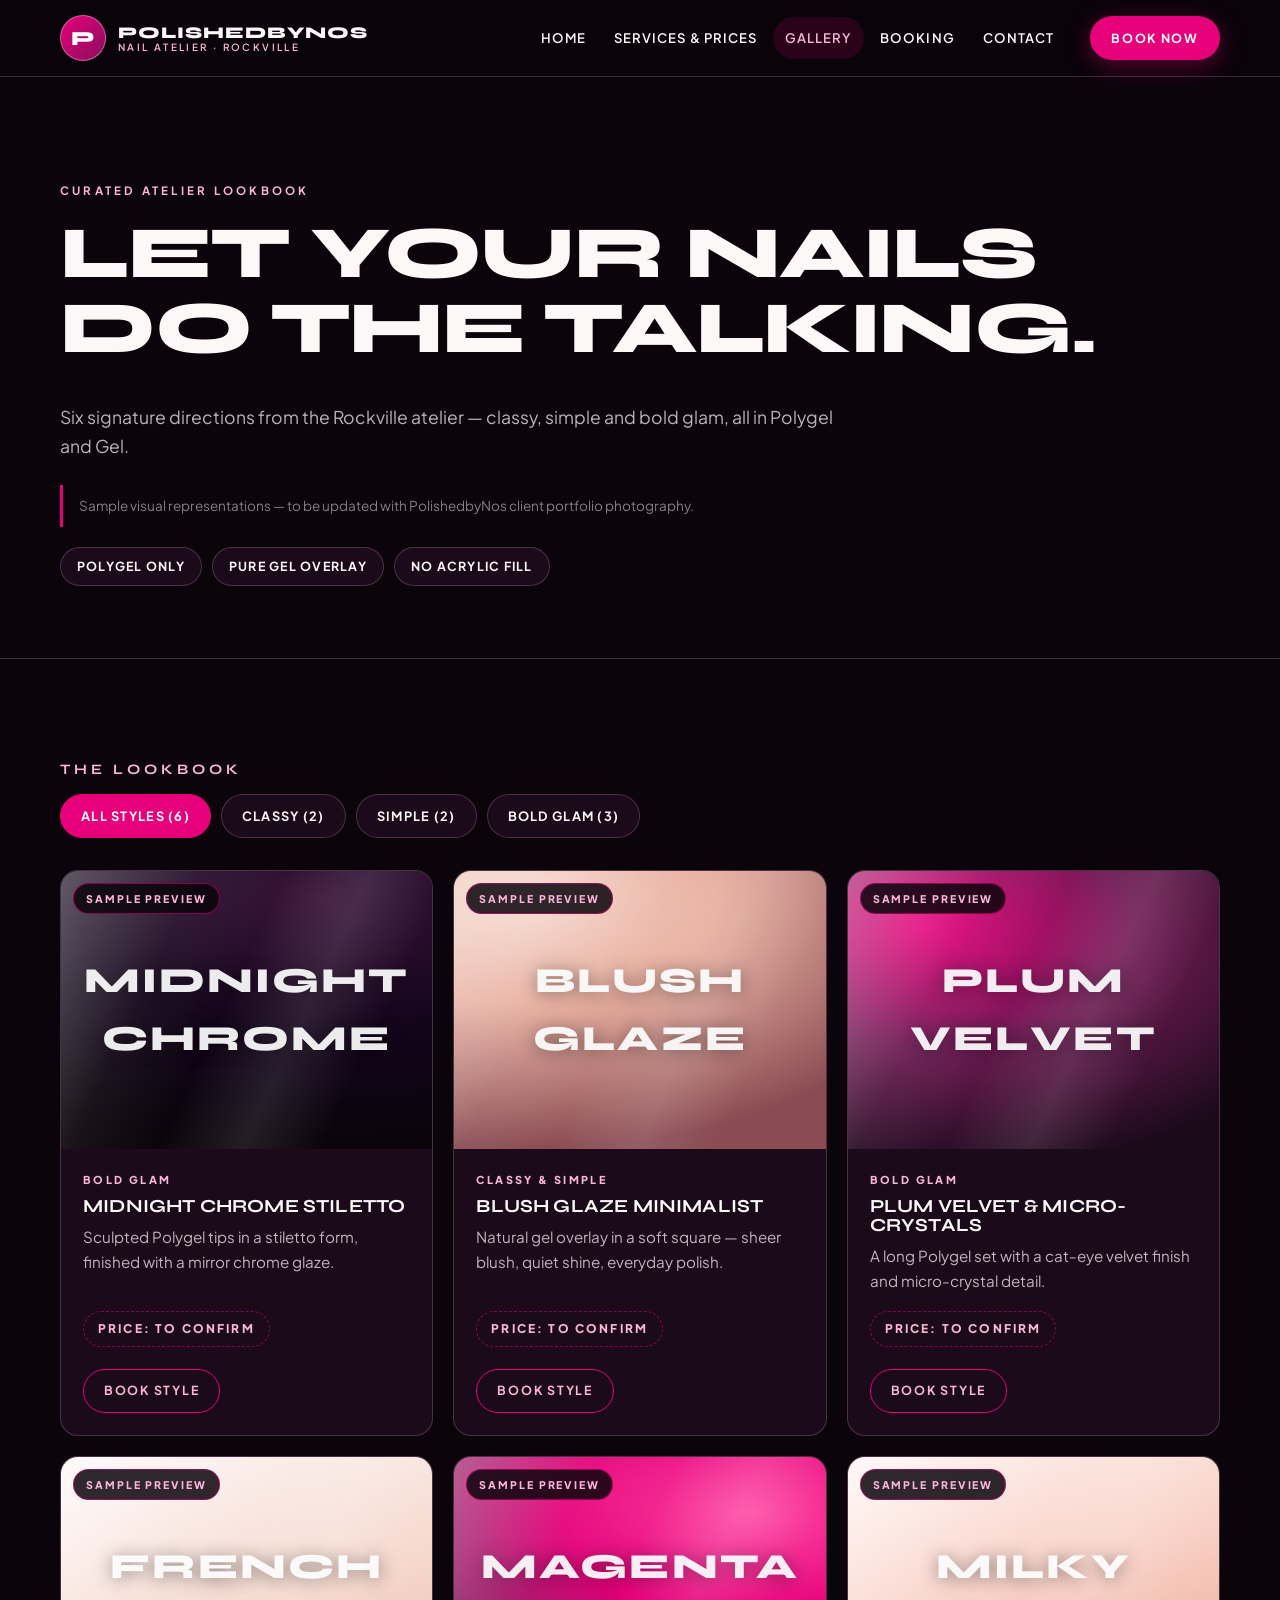
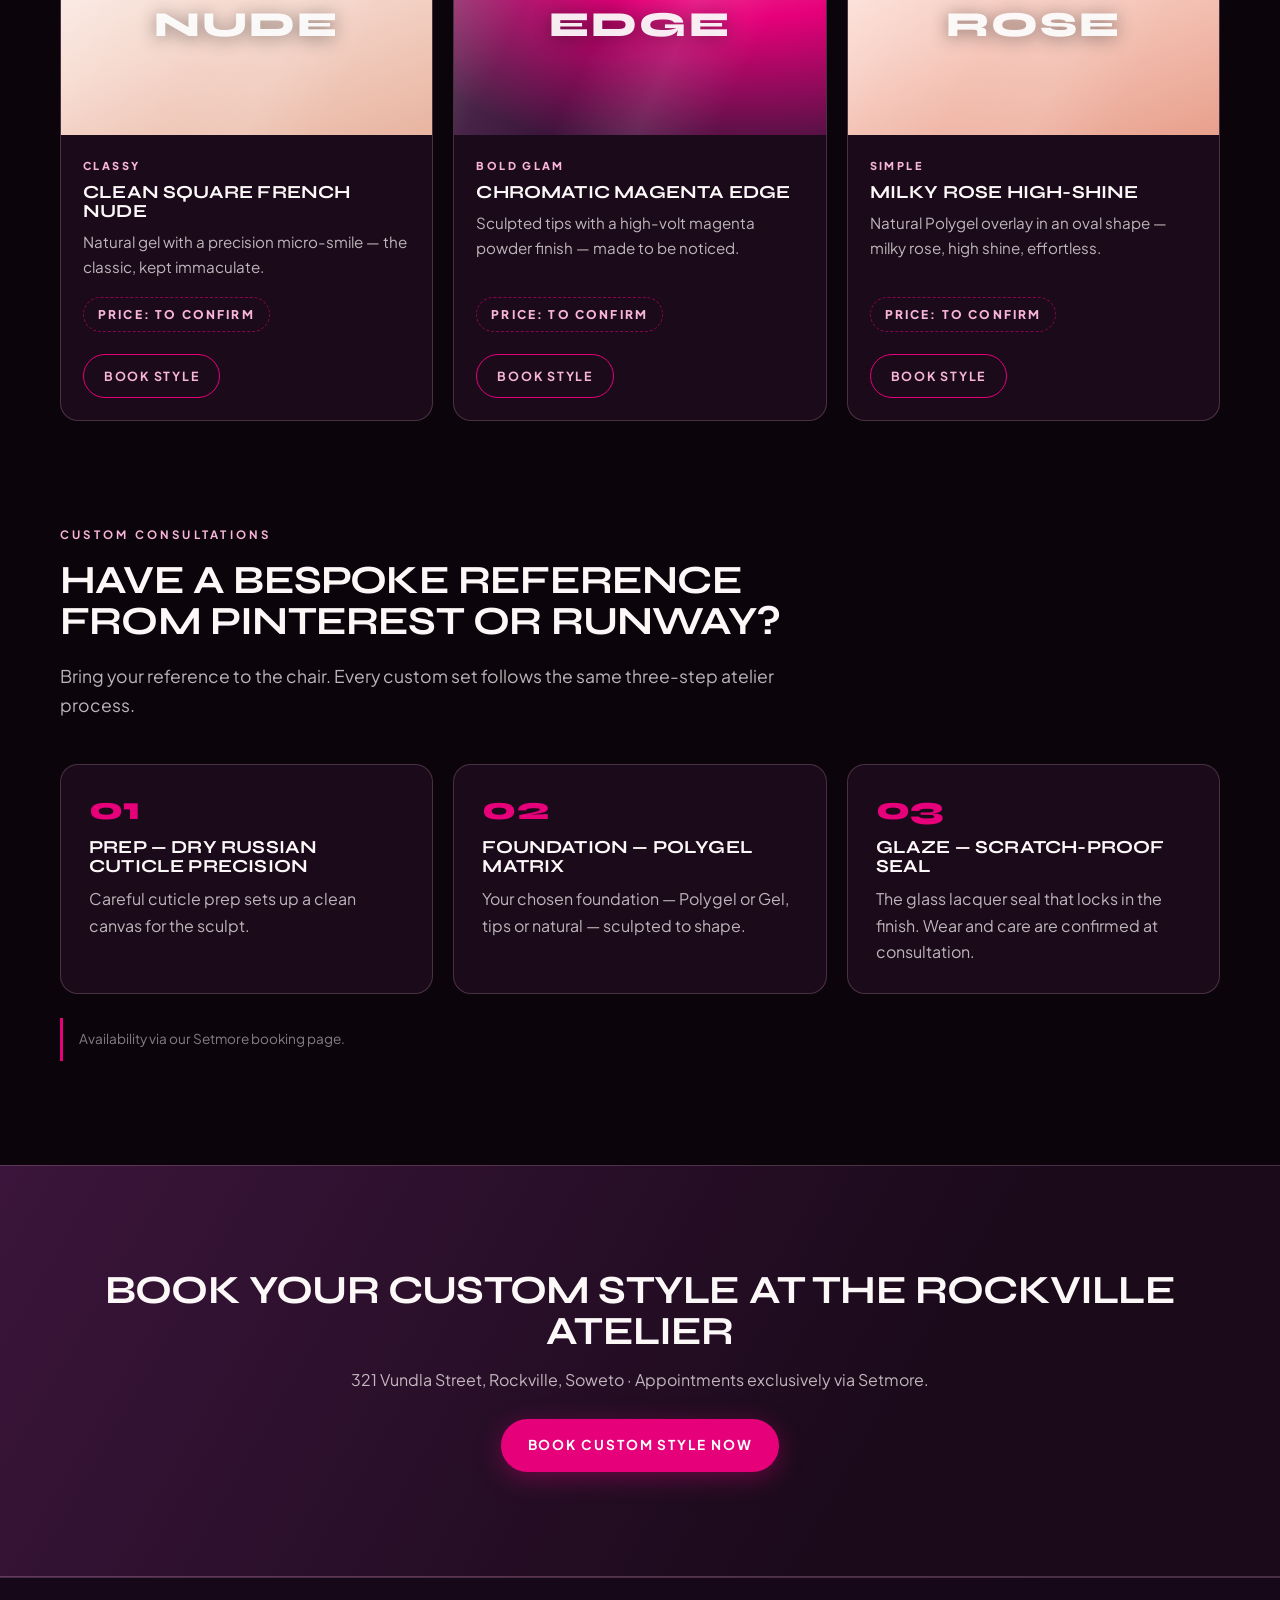
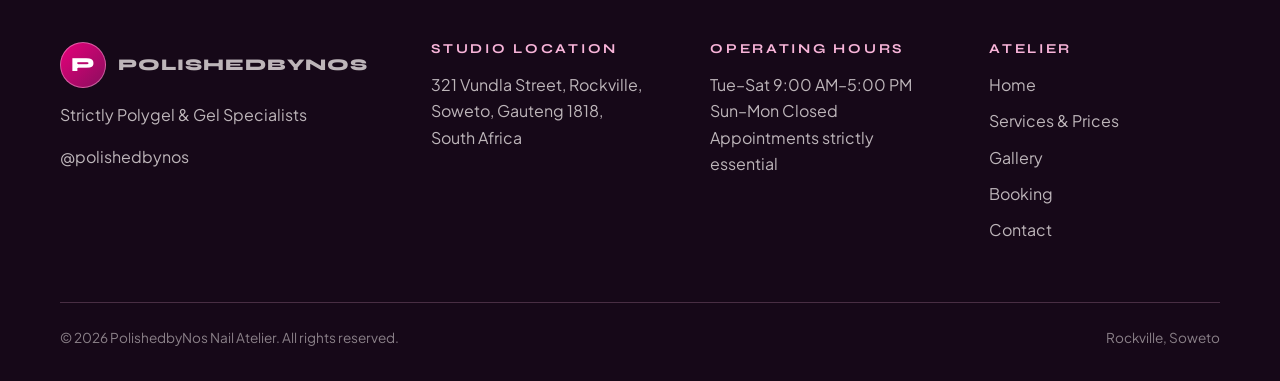
<file: gallery.html>
<!DOCTYPE html>
<html lang="en">
<head>
<meta charset="UTF-8">
<meta name="viewport" content="width=device-width, initial-scale=1.0">
<title>Gallery &amp; Styles — PolishedbyNos | Rockville Nail Atelier</title>
<meta name="description" content="The PolishedbyNos lookbook: classy, simple and bold glam nail styles in Polygel and Gel. Sample visuals — book your custom style on Setmore.">
<link rel="preconnect" href="https://fonts.googleapis.com">
<link rel="preconnect" href="https://fonts.gstatic.com" crossorigin>
<link href="https://fonts.googleapis.com/css2?family=Syne:wght@700;800&family=Plus+Jakarta+Sans:wght@400;600;700;800&display=swap" rel="stylesheet">
<link rel="stylesheet" href="assets/style.css">
</head>
<body>
<a class="skip-link" href="#main">Skip to content</a>

<header class="site-header">
  <div class="wrap header-inner">
    <a class="brand" href="index.html" aria-label="PolishedbyNos — home">
      <span class="brand-mark" aria-hidden="true">P</span>
      <span class="brand-name">PolishedbyNos<span class="brand-sub">Nail Atelier · Rockville</span></span>
    </a>
    <nav class="main-nav" aria-label="Main navigation">
      <a href="index.html">Home</a>
      <a href="services.html">Services &amp; Prices</a>
      <a href="gallery.html" aria-current="page">Gallery</a>
      <a href="booking.html">Booking</a>
      <a href="contact.html">Contact</a>
    </nav>
    <a class="btn btn-primary btn-sm header-cta" href="https://polishedbynos.setmore.com/">Book Now</a>
  </div>
</header>

<main id="main">
  <!-- HERO -->
  <section class="hero" aria-labelledby="hero-title">
    <div class="wrap">
      <p class="eyebrow">Curated Atelier Lookbook</p>
      <h1 id="hero-title">Let Your Nails Do The Talking.</h1>
      <p class="lede">Six signature directions from the Rockville atelier — classy, simple and bold glam, all in Polygel and Gel.</p>
      <p class="disclaimer">Sample visual representations — to be updated with PolishedbyNos client portfolio photography.</p>
      <ul class="chip-row" style="margin-top:20px" aria-label="Mediums">
        <li class="chip">Polygel Only</li>
        <li class="chip">Pure Gel Overlay</li>
        <li class="chip">No Acrylic Fill</li>
      </ul>
    </div>
  </section>

  <hr class="rule">

  <!-- FILTER + GRID -->
  <section aria-labelledby="grid-title">
    <div class="wrap">
      <h2 id="grid-title" class="eyebrow" style="font-size:.9rem">The Lookbook</h2>
      <div class="filter-bar" role="group" aria-label="Filter styles">
        <button class="filter-btn" type="button" data-filter="all" aria-pressed="true"><span class="filter-label">All Styles</span> <span class="filter-count"></span></button>
        <button class="filter-btn" type="button" data-filter="classy" aria-pressed="false"><span class="filter-label">Classy</span> <span class="filter-count"></span></button>
        <button class="filter-btn" type="button" data-filter="simple" aria-pressed="false"><span class="filter-label">Simple</span> <span class="filter-count"></span></button>
        <button class="filter-btn" type="button" data-filter="bold" aria-pressed="false"><span class="filter-label">Bold Glam</span> <span class="filter-count"></span></button>
      </div>

      <div class="grid grid-3">
        <article class="style-card" data-cat="bold">
          <div class="art art-midnight" role="img" aria-label="Sample preview of Midnight Chrome Stiletto nails"><span class="sample-label">Sample Preview</span><span class="art-word">Midnight Chrome</span></div>
          <div class="style-body">
            <span class="style-cat">Bold Glam</span>
            <h3>Midnight Chrome Stiletto</h3>
            <p>Sculpted Polygel tips in a stiletto form, finished with a mirror chrome glaze.</p>
            <span class="price-tag">Price: To Confirm</span>
            <a class="btn btn-secondary btn-sm" href="https://polishedbynos.setmore.com/">Book Style</a>
          </div>
        </article>

        <article class="style-card" data-cat="classy simple">
          <div class="art art-nude" role="img" aria-label="Sample preview of Blush Glaze Minimalist nails"><span class="sample-label">Sample Preview</span><span class="art-word">Blush Glaze</span></div>
          <div class="style-body">
            <span class="style-cat">Classy &amp; Simple</span>
            <h3>Blush Glaze Minimalist</h3>
            <p>Natural gel overlay in a soft square — sheer blush, quiet shine, everyday polish.</p>
            <span class="price-tag">Price: To Confirm</span>
            <a class="btn btn-secondary btn-sm" href="https://polishedbynos.setmore.com/">Book Style</a>
          </div>
        </article>

        <article class="style-card" data-cat="bold">
          <div class="art art-plum" role="img" aria-label="Sample preview of Plum Velvet and Micro-Crystals nails"><span class="sample-label">Sample Preview</span><span class="art-word">Plum Velvet</span></div>
          <div class="style-body">
            <span class="style-cat">Bold Glam</span>
            <h3>Plum Velvet &amp; Micro-Crystals</h3>
            <p>A long Polygel set with a cat-eye velvet finish and micro-crystal detail.</p>
            <span class="price-tag">Price: To Confirm</span>
            <a class="btn btn-secondary btn-sm" href="https://polishedbynos.setmore.com/">Book Style</a>
          </div>
        </article>

        <article class="style-card" data-cat="classy">
          <div class="art art-french" role="img" aria-label="Sample preview of Clean Square French Nude nails"><span class="sample-label">Sample Preview</span><span class="art-word">French Nude</span></div>
          <div class="style-body">
            <span class="style-cat">Classy</span>
            <h3>Clean Square French Nude</h3>
            <p>Natural gel with a precision micro-smile — the classic, kept immaculate.</p>
            <span class="price-tag">Price: To Confirm</span>
            <a class="btn btn-secondary btn-sm" href="https://polishedbynos.setmore.com/">Book Style</a>
          </div>
        </article>

        <article class="style-card" data-cat="bold">
          <div class="art art-magenta" role="img" aria-label="Sample preview of Chromatic Magenta Edge nails"><span class="sample-label">Sample Preview</span><span class="art-word">Magenta Edge</span></div>
          <div class="style-body">
            <span class="style-cat">Bold Glam</span>
            <h3>Chromatic Magenta Edge</h3>
            <p>Sculpted tips with a high-volt magenta powder finish — made to be noticed.</p>
            <span class="price-tag">Price: To Confirm</span>
            <a class="btn btn-secondary btn-sm" href="https://polishedbynos.setmore.com/">Book Style</a>
          </div>
        </article>

        <article class="style-card" data-cat="simple">
          <div class="art art-milky" role="img" aria-label="Sample preview of Milky Rose High-Shine nails"><span class="sample-label">Sample Preview</span><span class="art-word">Milky Rose</span></div>
          <div class="style-body">
            <span class="style-cat">Simple</span>
            <h3>Milky Rose High-Shine</h3>
            <p>Natural Polygel overlay in an oval shape — milky rose, high shine, effortless.</p>
            <span class="price-tag">Price: To Confirm</span>
            <a class="btn btn-secondary btn-sm" href="https://polishedbynos.setmore.com/">Book Style</a>
          </div>
        </article>
      </div>
    </div>
  </section>

  <!-- CUSTOM CONSULTATIONS -->
  <section aria-labelledby="custom-title" style="padding-top:0">
    <div class="wrap">
      <div class="section-head">
        <p class="eyebrow">Custom Consultations</p>
        <h2 id="custom-title">Have a Bespoke Reference from Pinterest or Runway?</h2>
        <p class="lede">Bring your reference to the chair. Every custom set follows the same three-step atelier process.</p>
      </div>
      <div class="steps">
        <article class="card step">
          <h3>Prep — Dry Russian Cuticle Precision</h3>
          <p>Careful cuticle prep sets up a clean canvas for the sculpt.</p>
        </article>
        <article class="card step">
          <h3>Foundation — Polygel Matrix</h3>
          <p>Your chosen foundation — Polygel or Gel, tips or natural — sculpted to shape.</p>
        </article>
        <article class="card step">
          <h3>Glaze — Scratch-Proof Seal</h3>
          <p>The glass lacquer seal that locks in the finish. Wear and care are confirmed at consultation.</p>
        </article>
      </div>
      <p class="disclaimer">Availability via our Setmore booking page.</p>
    </div>
  </section>

  <!-- CTA -->
  <section class="cta-strip" aria-labelledby="cta-title">
    <div class="wrap">
      <h2 id="cta-title">Book Your Custom Style at the Rockville Atelier</h2>
      <p>321 Vundla Street, Rockville, Soweto · Appointments exclusively via Setmore.</p>
      <a class="btn btn-primary" href="https://polishedbynos.setmore.com/">Book Custom Style Now</a>
    </div>
  </section>
</main>

<footer class="site-footer">
  <div class="wrap">
    <div class="footer-grid">
      <div>
        <a class="brand" href="index.html" style="margin-bottom:14px">
          <span class="brand-mark" aria-hidden="true">P</span>
          <span class="brand-name">PolishedbyNos</span>
        </a>
        <p>Strictly Polygel &amp; Gel Specialists</p>
        <p><a href="https://www.instagram.com/polishedbynos">@polishedbynos</a></p>
      </div>
      <div>
        <h3>Studio Location</h3>
        <p>321 Vundla Street, Rockville,<br>Soweto, Gauteng 1818,<br>South Africa</p>
      </div>
      <div>
        <h3>Operating Hours</h3>
        <p>Tue–Sat 9:00 AM–5:00 PM<br>Sun–Mon Closed<br>Appointments strictly essential</p>
      </div>
      <div>
        <h3>Atelier</h3>
        <ul>
          <li><a href="index.html">Home</a></li>
          <li><a href="services.html">Services &amp; Prices</a></li>
          <li><a href="gallery.html">Gallery</a></li>
          <li><a href="booking.html">Booking</a></li>
          <li><a href="contact.html">Contact</a></li>
        </ul>
      </div>
    </div>
    <div class="footer-bottom">
      <span>© 2026 PolishedbyNos Nail Atelier. All rights reserved.</span>
      <span>Rockville, Soweto</span>
    </div>
  </div>
</footer>
<script src="assets/app.js"></script>
</body>
</html>
</file>
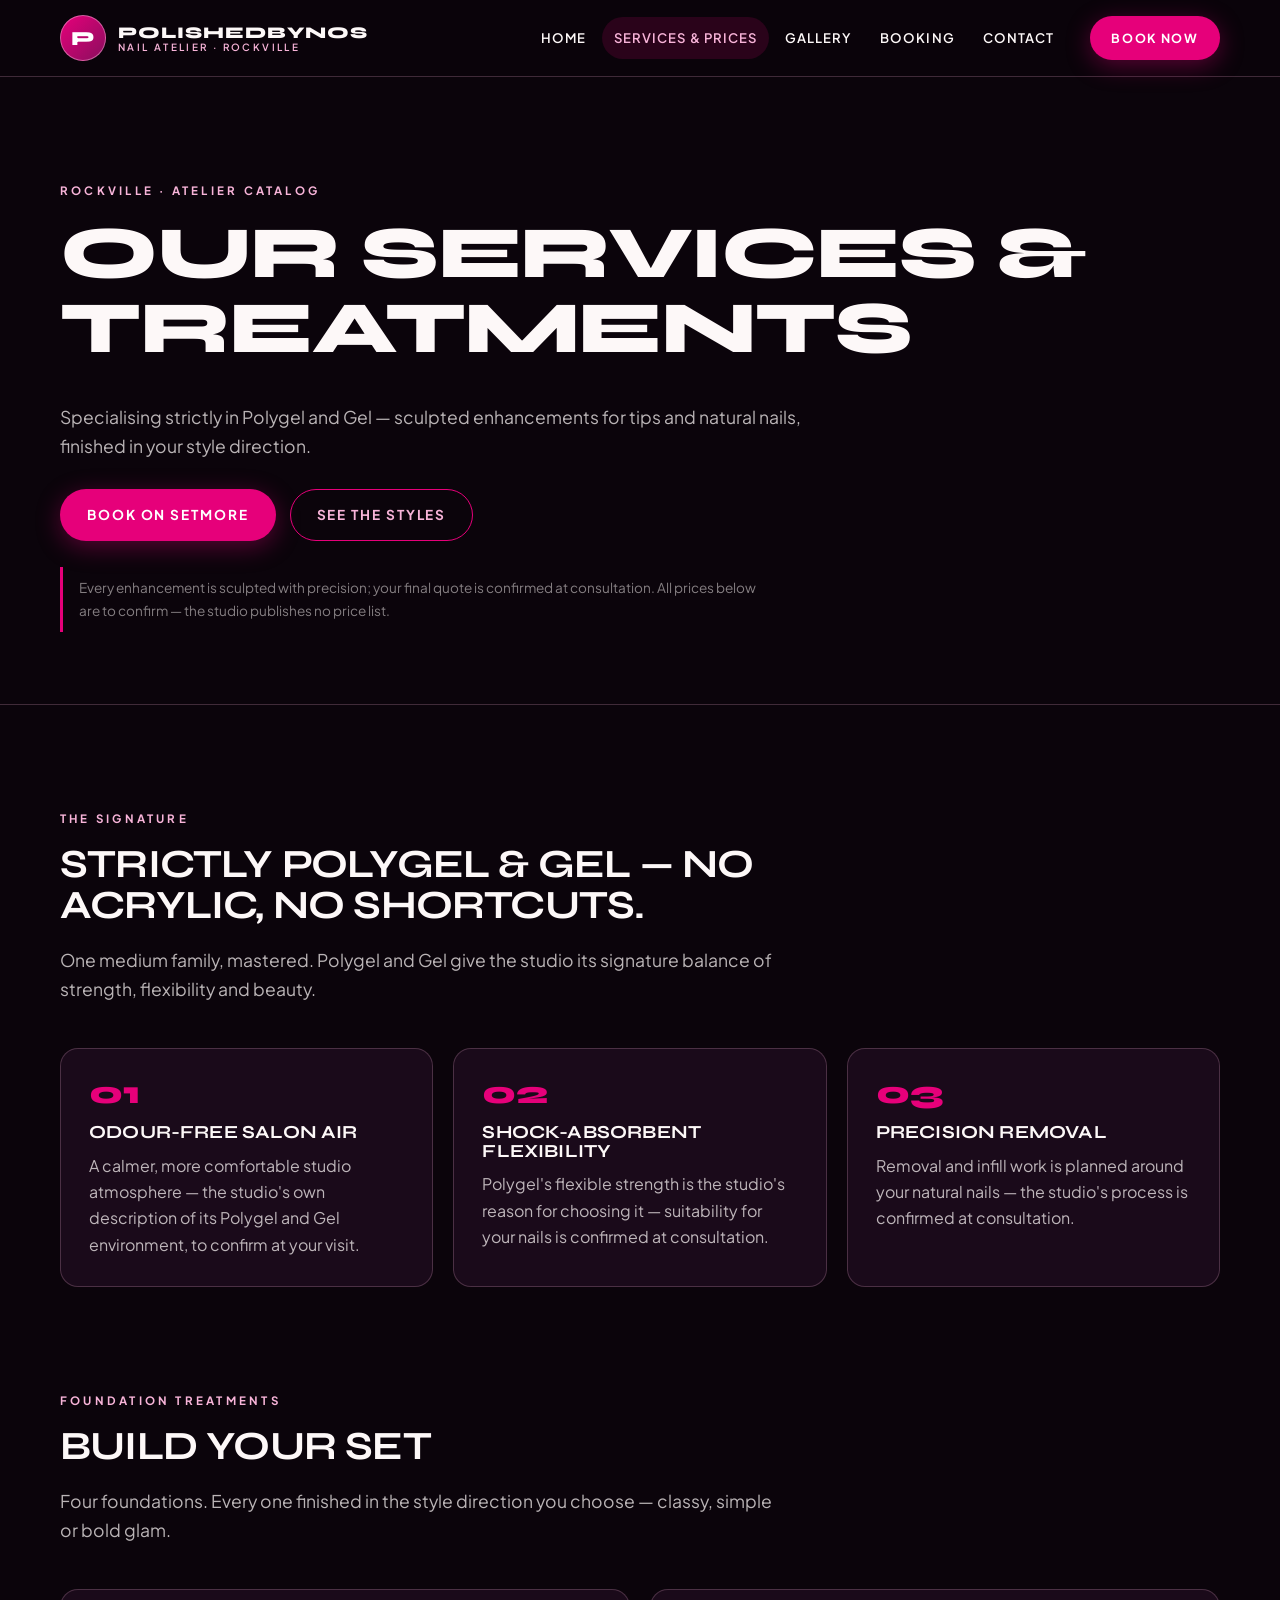
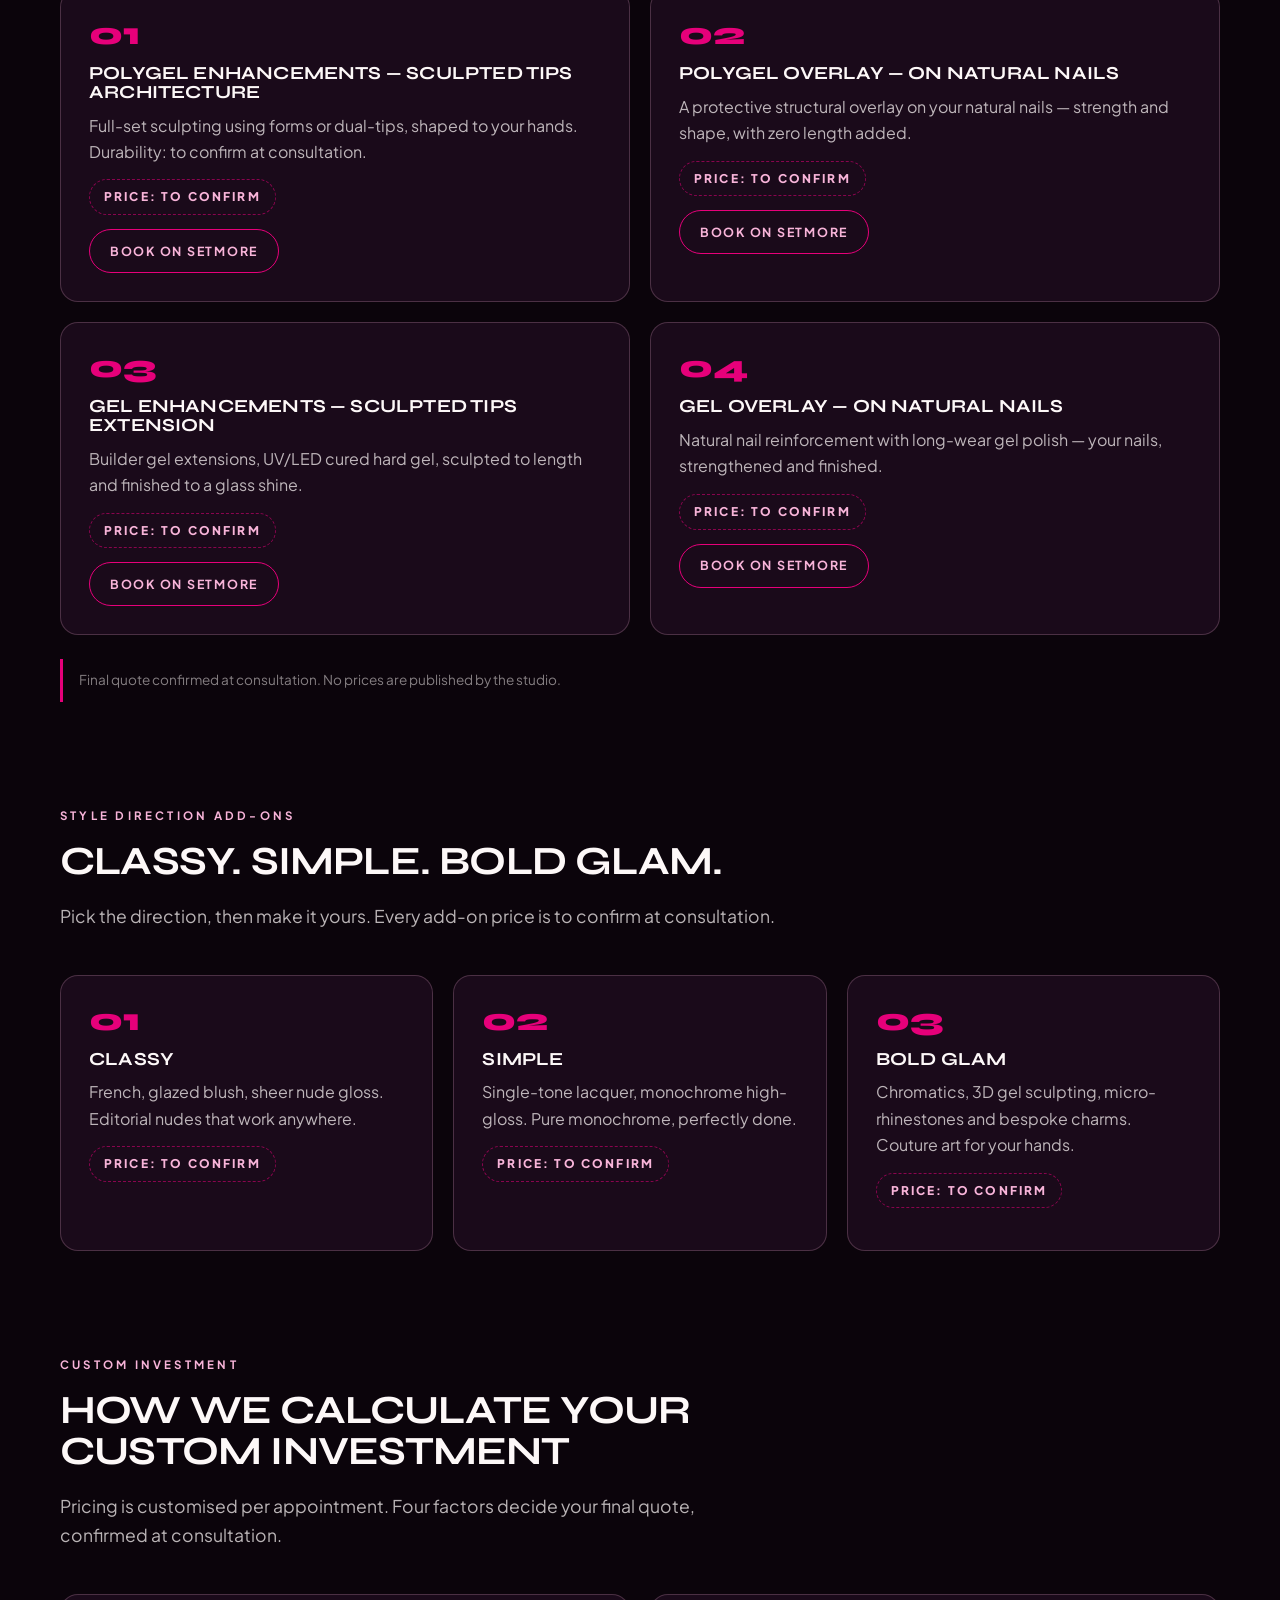
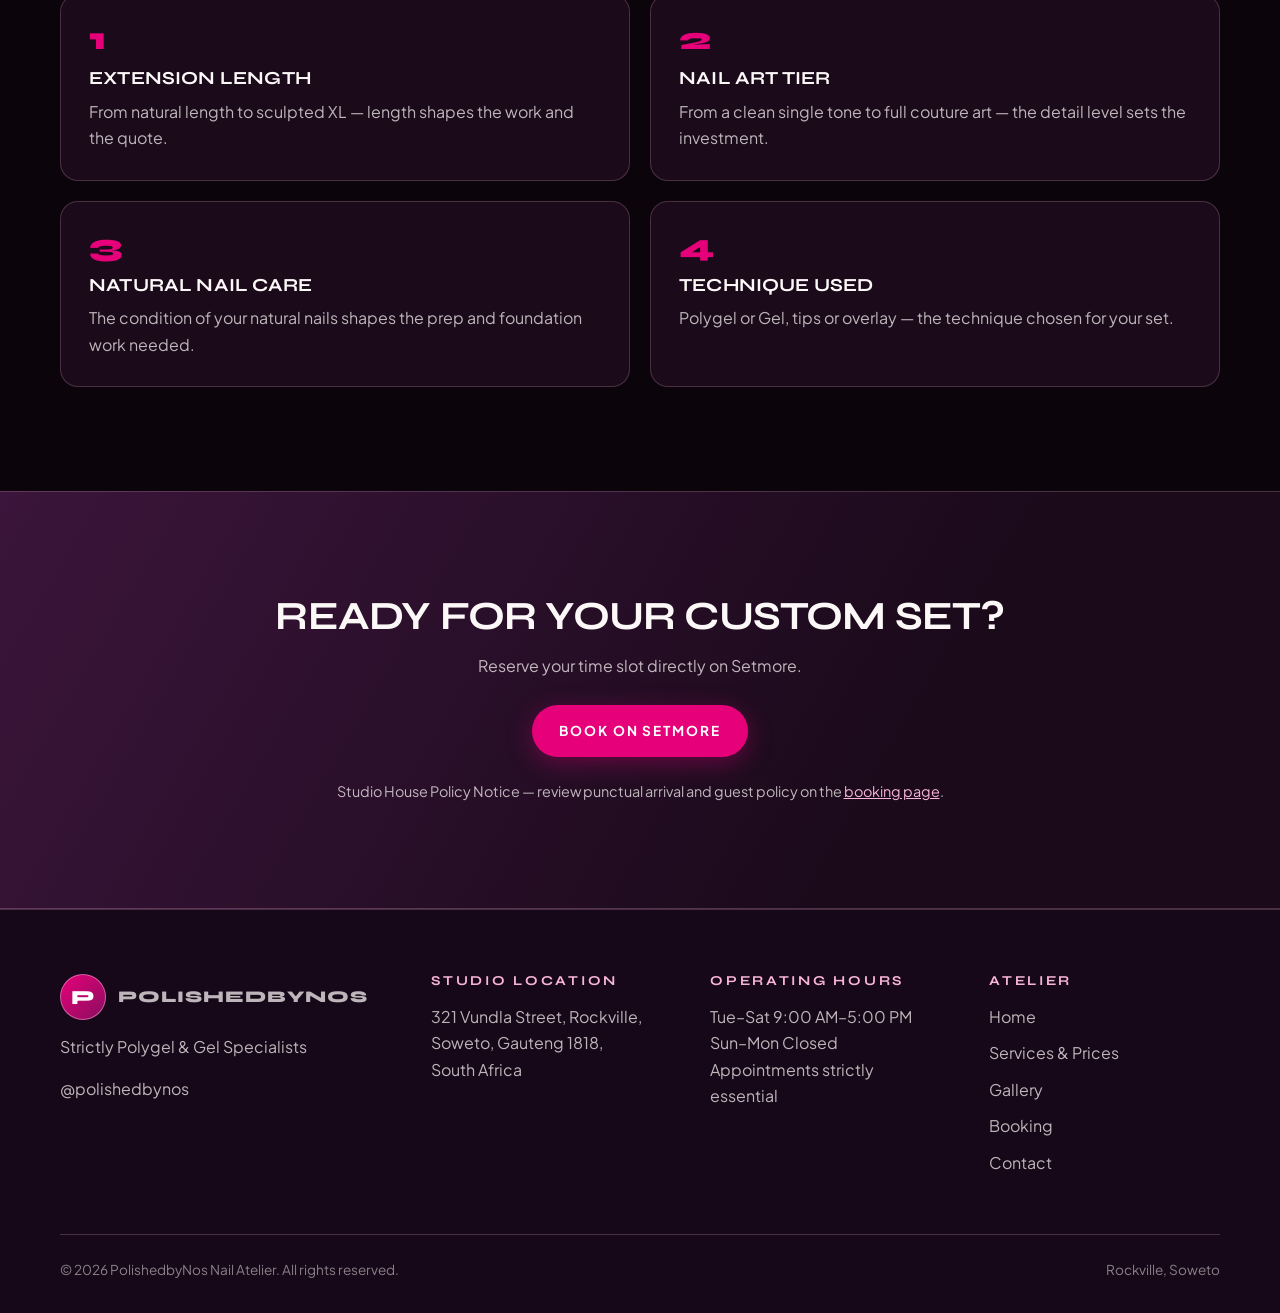
<file: services.html>
<!DOCTYPE html>
<html lang="en">
<head>
<meta charset="UTF-8">
<meta name="viewport" content="width=device-width, initial-scale=1.0">
<title>Services &amp; Prices — PolishedbyNos | Rockville Nail Atelier</title>
<meta name="description" content="PolishedbyNos services: Polygel and Gel enhancements on tips and natural nails, plus classy, simple and bold glam style directions. All prices to confirm — final quote confirmed at consultation.">
<link rel="preconnect" href="https://fonts.googleapis.com">
<link rel="preconnect" href="https://fonts.gstatic.com" crossorigin>
<link href="https://fonts.googleapis.com/css2?family=Syne:wght@700;800&family=Plus+Jakarta+Sans:wght@400;600;700;800&display=swap" rel="stylesheet">
<link rel="stylesheet" href="assets/style.css">
</head>
<body>
<a class="skip-link" href="#main">Skip to content</a>

<header class="site-header">
  <div class="wrap header-inner">
    <a class="brand" href="index.html" aria-label="PolishedbyNos — home">
      <span class="brand-mark" aria-hidden="true">P</span>
      <span class="brand-name">PolishedbyNos<span class="brand-sub">Nail Atelier · Rockville</span></span>
    </a>
    <nav class="main-nav" aria-label="Main navigation">
      <a href="index.html">Home</a>
      <a href="services.html" aria-current="page">Services &amp; Prices</a>
      <a href="gallery.html">Gallery</a>
      <a href="booking.html">Booking</a>
      <a href="contact.html">Contact</a>
    </nav>
    <a class="btn btn-primary btn-sm header-cta" href="https://polishedbynos.setmore.com/">Book Now</a>
  </div>
</header>

<main id="main">
  <!-- HERO -->
  <section class="hero" aria-labelledby="hero-title">
    <div class="wrap">
      <p class="eyebrow">Rockville · Atelier Catalog</p>
      <h1 id="hero-title">Our Services &amp; Treatments</h1>
      <p class="lede">Specialising strictly in Polygel and Gel — sculpted enhancements for tips and natural nails, finished in your style direction.</p>
      <div class="hero-ctas">
        <a class="btn btn-primary" href="https://polishedbynos.setmore.com/">Book on Setmore</a>
        <a class="btn btn-secondary" href="gallery.html">See the Styles</a>
      </div>
      <p class="disclaimer">Every enhancement is sculpted with precision; your final quote is confirmed at consultation. All prices below are to confirm — the studio publishes no price list.</p>
    </div>
  </section>

  <hr class="rule">

  <!-- PHILOSOPHY -->
  <section aria-labelledby="philosophy-title">
    <div class="wrap">
      <div class="section-head">
        <p class="eyebrow">The Signature</p>
        <h2 id="philosophy-title">Strictly Polygel &amp; Gel — No acrylic, no shortcuts.</h2>
        <p class="lede">One medium family, mastered. Polygel and Gel give the studio its signature balance of strength, flexibility and beauty.</p>
      </div>
      <div class="grid grid-3">
        <article class="card">
          <span class="num">01</span>
          <h3>Odour-Free Salon Air</h3>
          <p>A calmer, more comfortable studio atmosphere — the studio's own description of its Polygel and Gel environment, to confirm at your visit.</p>
        </article>
        <article class="card">
          <span class="num">02</span>
          <h3>Shock-Absorbent Flexibility</h3>
          <p>Polygel's flexible strength is the studio's reason for choosing it — suitability for your nails is confirmed at consultation.</p>
        </article>
        <article class="card">
          <span class="num">03</span>
          <h3>Precision Removal</h3>
          <p>Removal and infill work is planned around your natural nails — the studio's process is confirmed at consultation.</p>
        </article>
      </div>
    </div>
  </section>

  <!-- FOUNDATION TREATMENTS -->
  <section aria-labelledby="foundation-title" style="padding-top:0">
    <div class="wrap">
      <div class="section-head">
        <p class="eyebrow">Foundation Treatments</p>
        <h2 id="foundation-title">Build Your Set</h2>
        <p class="lede">Four foundations. Every one finished in the style direction you choose — classy, simple or bold glam.</p>
      </div>
      <div class="grid grid-2">
        <article class="card">
          <span class="num">01</span>
          <h3>Polygel Enhancements — Sculpted Tips Architecture</h3>
          <p>Full-set sculpting using forms or dual-tips, shaped to your hands. Durability: to confirm at consultation.</p>
          <span class="price-tag">Price: To Confirm</span>
          <p><a class="btn btn-secondary btn-sm" href="https://polishedbynos.setmore.com/">Book on Setmore</a></p>
        </article>
        <article class="card">
          <span class="num">02</span>
          <h3>Polygel Overlay — On Natural Nails</h3>
          <p>A protective structural overlay on your natural nails — strength and shape, with zero length added.</p>
          <span class="price-tag">Price: To Confirm</span>
          <p><a class="btn btn-secondary btn-sm" href="https://polishedbynos.setmore.com/">Book on Setmore</a></p>
        </article>
        <article class="card">
          <span class="num">03</span>
          <h3>Gel Enhancements — Sculpted Tips Extension</h3>
          <p>Builder gel extensions, UV/LED cured hard gel, sculpted to length and finished to a glass shine.</p>
          <span class="price-tag">Price: To Confirm</span>
          <p><a class="btn btn-secondary btn-sm" href="https://polishedbynos.setmore.com/">Book on Setmore</a></p>
        </article>
        <article class="card">
          <span class="num">04</span>
          <h3>Gel Overlay — On Natural Nails</h3>
          <p>Natural nail reinforcement with long-wear gel polish — your nails, strengthened and finished.</p>
          <span class="price-tag">Price: To Confirm</span>
          <p><a class="btn btn-secondary btn-sm" href="https://polishedbynos.setmore.com/">Book on Setmore</a></p>
        </article>
      </div>
      <p class="disclaimer">Final quote confirmed at consultation. No prices are published by the studio.</p>
    </div>
  </section>

  <!-- STYLE DIRECTIONS -->
  <section aria-labelledby="styles-title" style="padding-top:0">
    <div class="wrap">
      <div class="section-head">
        <p class="eyebrow">Style Direction Add-Ons</p>
        <h2 id="styles-title">Classy. Simple. Bold Glam.</h2>
        <p class="lede">Pick the direction, then make it yours. Every add-on price is to confirm at consultation.</p>
      </div>
      <div class="grid grid-3">
        <article class="card">
          <span class="num">01</span>
          <h3>Classy</h3>
          <p>French, glazed blush, sheer nude gloss. Editorial nudes that work anywhere.</p>
          <span class="price-tag">Price: To Confirm</span>
        </article>
        <article class="card">
          <span class="num">02</span>
          <h3>Simple</h3>
          <p>Single-tone lacquer, monochrome high-gloss. Pure monochrome, perfectly done.</p>
          <span class="price-tag">Price: To Confirm</span>
        </article>
        <article class="card">
          <span class="num">03</span>
          <h3>Bold Glam</h3>
          <p>Chromatics, 3D gel sculpting, micro-rhinestones and bespoke charms. Couture art for your hands.</p>
          <span class="price-tag">Price: To Confirm</span>
        </article>
      </div>
    </div>
  </section>

  <!-- PRICING FACTORS -->
  <section aria-labelledby="pricing-title" style="padding-top:0">
    <div class="wrap">
      <div class="section-head">
        <p class="eyebrow">Custom Investment</p>
        <h2 id="pricing-title">How We Calculate Your Custom Investment</h2>
        <p class="lede">Pricing is customised per appointment. Four factors decide your final quote, confirmed at consultation.</p>
      </div>
      <div class="grid grid-2">
        <article class="card"><span class="num">1</span><h3>Extension Length</h3><p>From natural length to sculpted XL — length shapes the work and the quote.</p></article>
        <article class="card"><span class="num">2</span><h3>Nail Art Tier</h3><p>From a clean single tone to full couture art — the detail level sets the investment.</p></article>
        <article class="card"><span class="num">3</span><h3>Natural Nail Care</h3><p>The condition of your natural nails shapes the prep and foundation work needed.</p></article>
        <article class="card"><span class="num">4</span><h3>Technique Used</h3><p>Polygel or Gel, tips or overlay — the technique chosen for your set.</p></article>
      </div>
    </div>
  </section>

  <!-- CTA + POLICY -->
  <section class="cta-strip" aria-labelledby="cta-title">
    <div class="wrap">
      <h2 id="cta-title">Ready for Your Custom Set?</h2>
      <p>Reserve your time slot directly on Setmore.</p>
      <a class="btn btn-primary" href="https://polishedbynos.setmore.com/">Book on Setmore</a>
      <p style="margin:1.6em auto 0;max-width:56ch;font-size:.9rem">Studio House Policy Notice — review punctual arrival and guest policy on the <a href="booking.html">booking page</a>.</p>
    </div>
  </section>
</main>

<footer class="site-footer">
  <div class="wrap">
    <div class="footer-grid">
      <div>
        <a class="brand" href="index.html" style="margin-bottom:14px">
          <span class="brand-mark" aria-hidden="true">P</span>
          <span class="brand-name">PolishedbyNos</span>
        </a>
        <p>Strictly Polygel &amp; Gel Specialists</p>
        <p><a href="https://www.instagram.com/polishedbynos">@polishedbynos</a></p>
      </div>
      <div>
        <h3>Studio Location</h3>
        <p>321 Vundla Street, Rockville,<br>Soweto, Gauteng 1818,<br>South Africa</p>
      </div>
      <div>
        <h3>Operating Hours</h3>
        <p>Tue–Sat 9:00 AM–5:00 PM<br>Sun–Mon Closed<br>Appointments strictly essential</p>
      </div>
      <div>
        <h3>Atelier</h3>
        <ul>
          <li><a href="index.html">Home</a></li>
          <li><a href="services.html">Services &amp; Prices</a></li>
          <li><a href="gallery.html">Gallery</a></li>
          <li><a href="booking.html">Booking</a></li>
          <li><a href="contact.html">Contact</a></li>
        </ul>
      </div>
    </div>
    <div class="footer-bottom">
      <span>© 2026 PolishedbyNos Nail Atelier. All rights reserved.</span>
      <span>Rockville, Soweto</span>
    </div>
  </div>
</footer>
<script src="assets/app.js"></script>
</body>
</html>
</file>
<file: assets/style.css>
/* PolishedbyNos — "Midnight Glam" design system (frame values from STITCH-EXPORT.md)
   Tokens: Syne display + Plus Jakarta Sans body. Magenta #E6007A, pink #F8B4D9,
   deep plum #3B153B, near-black plum #0B040B, off-white #FDF8F8. */
:root{
  --bg:#0B040B;
  --surface:#1A0A1A;
  --surface-2:#241026;
  --plum:#3B153B;
  --magenta:#E6007A;
  --magenta-dark:#B80062;
  --pink:#F8B4D9;
  --nude:#F6D9CE;
  --ink:#FDF8F8;
  --muted:rgba(253,248,248,.72);
  --faint:rgba(253,248,248,.5);
  --line:rgba(248,180,217,.22);
  --line-strong:rgba(230,0,122,.55);
  --radius:18px;
  --max:1200px;
  --font-display:"Syne",sans-serif;
  --font-body:"Plus Jakarta Sans",system-ui,-apple-system,"Segoe UI",sans-serif;
  --ease:cubic-bezier(.16,1,.3,1);
}
*,*::before,*::after{box-sizing:border-box}
html{scroll-behavior:smooth}
body{
  margin:0;background:var(--bg);color:var(--ink);
  font-family:var(--font-body);font-size:16px;line-height:1.65;
  -webkit-font-smoothing:antialiased;overflow-x:hidden;
}
::selection{background:var(--magenta);color:#fff}
img,iframe{max-width:100%}
a{color:var(--pink)}
a:focus-visible,button:focus-visible,input:focus-visible,select:focus-visible,textarea:focus-visible{
  outline:2px solid var(--magenta);outline-offset:3px;border-radius:4px;
}
h1,h2,h3{font-family:var(--font-display);text-transform:uppercase;line-height:1.02;letter-spacing:-.02em;margin:0 0 .5em}
h1{font-size:clamp(2.4rem,7.2vw,4.6rem);font-weight:800}
h2{font-size:clamp(1.7rem,4vw,2.5rem);font-weight:700}
h3{font-size:1.15rem;font-weight:700;letter-spacing:.01em}
p{margin:0 0 1em}
.eyebrow{
  font-size:.72rem;font-weight:700;letter-spacing:.28em;text-transform:uppercase;
  color:var(--pink);margin:0 0 1rem;
}
.lede{font-size:1.1rem;color:var(--muted);max-width:62ch}
.wrap{max-width:var(--max);margin:0 auto;padding:0 20px}
section{padding:72px 0}
@media(min-width:900px){section{padding:104px 0}}

/* ---------- Header ---------- */
.site-header{
  position:sticky;top:0;z-index:50;
  background:rgba(11,4,11,.86);backdrop-filter:blur(14px);-webkit-backdrop-filter:blur(14px);
  border-bottom:1px solid var(--line);
}
.header-inner{display:flex;align-items:center;gap:16px;min-height:76px}
.brand{display:flex;align-items:center;gap:12px;text-decoration:none;color:var(--ink);flex-shrink:0}
.brand-mark{
  width:46px;height:46px;border-radius:50%;flex:none;
  display:grid;place-items:center;
  background:linear-gradient(135deg,var(--magenta),#8A0E5E);
  font-family:var(--font-display);font-weight:800;font-size:1.25rem;color:#fff;
  border:1px solid rgba(248,180,217,.5);
}
.brand-name{font-family:var(--font-display);font-weight:800;font-size:1.02rem;letter-spacing:.06em;text-transform:uppercase;line-height:1.1}
.brand-sub{display:block;font-family:var(--font-body);font-size:.62rem;font-weight:600;letter-spacing:.24em;color:var(--pink);text-transform:uppercase}
.main-nav{margin-left:auto;display:flex;align-items:center;gap:4px}
.main-nav a{
  color:var(--ink);text-decoration:none;font-size:.82rem;font-weight:600;letter-spacing:.08em;
  text-transform:uppercase;padding:10px 12px;border-radius:999px;white-space:nowrap;
}
.main-nav a:hover{color:var(--pink)}
.main-nav a[aria-current="page"]{color:var(--pink);background:rgba(230,0,122,.14)}
.header-cta{margin-left:8px}
@media(max-width:900px){
  .header-inner{flex-wrap:wrap;padding-top:10px;padding-bottom:10px;min-height:0}
  .main-nav{order:3;flex-basis:100%;margin-left:0;overflow-x:auto;scrollbar-width:none;padding-bottom:2px}
  .main-nav::-webkit-scrollbar{display:none}
  .header-cta{margin-left:auto}
}

/* ---------- Buttons ---------- */
.btn{
  display:inline-flex;align-items:center;justify-content:center;gap:8px;
  font-family:var(--font-body);font-weight:700;font-size:.85rem;letter-spacing:.14em;text-transform:uppercase;
  text-decoration:none;cursor:pointer;border-radius:999px;padding:14px 26px;min-height:48px;
  transition:background .2s var(--ease),transform .15s var(--ease),box-shadow .2s var(--ease);
  border:1px solid transparent;
}
.btn-primary{background:var(--magenta);color:#fff;box-shadow:0 6px 24px rgba(230,0,122,.35)}
.btn-primary:hover{background:var(--magenta-dark)}
.btn-primary:active{transform:scale(.98)}
.btn-secondary{background:transparent;color:var(--pink);border-color:var(--magenta)}
.btn-secondary:hover{background:rgba(230,0,122,.12)}
.btn-ghost{background:none;border:0;color:var(--magenta);text-decoration:underline;text-underline-offset:4px;padding:6px 2px;font-size:.85rem;font-weight:700;letter-spacing:.1em;text-transform:uppercase;cursor:pointer}
.btn-sm{padding:10px 20px;min-height:44px;font-size:.78rem}

/* ---------- Hero ---------- */
.hero{padding:72px 0 56px;position:relative}
@media(min-width:900px){.hero{padding:104px 0 72px}}
.hero-grid{display:grid;gap:40px;align-items:center}
@media(min-width:900px){.hero-grid{grid-template-columns:1.15fr .85fr;gap:56px}}
.hero-badge{
  display:inline-flex;align-items:center;gap:8px;font-size:.72rem;font-weight:700;letter-spacing:.22em;
  text-transform:uppercase;color:var(--pink);border:1px solid var(--line-strong);
  border-radius:999px;padding:8px 16px;margin-bottom:20px;background:rgba(230,0,122,.08);
}
.hero-quote{
  font-family:var(--font-display);font-size:clamp(1.15rem,2.6vw,1.5rem);font-weight:700;
  color:var(--nude);margin:0 0 1.1rem;text-transform:none;letter-spacing:0;
}
.hero-ctas{display:flex;flex-wrap:wrap;gap:14px;margin:28px 0 26px}
.chip-row{display:flex;flex-wrap:wrap;gap:10px;list-style:none;margin:0;padding:0}
.chip{
  font-size:.78rem;font-weight:700;letter-spacing:.1em;text-transform:uppercase;
  border:1px solid var(--line);border-radius:999px;padding:8px 16px;color:var(--ink);
  background:var(--surface);
}
.hero-visual{position:relative;border-radius:var(--radius);overflow:hidden;border:1px solid var(--line)}
.hero-visual .art{aspect-ratio:4/5;min-height:380px}
.hero-caption{
  position:absolute;left:16px;right:16px;bottom:16px;
  background:rgba(11,4,11,.82);backdrop-filter:blur(8px);
  border:1px solid var(--line);border-radius:14px;padding:16px 18px;
}
.hero-caption strong{display:block;font-family:var(--font-display);font-size:1rem;text-transform:uppercase;letter-spacing:.04em}
.hero-caption span{font-size:.85rem;color:var(--muted)}

/* Glossy sample nail-art tiles (CSS-only visuals; all labelled Sample Preview) */
.art{position:relative;overflow:hidden}
.art::after{
  content:"";position:absolute;inset:0;
  background:linear-gradient(115deg,rgba(255,255,255,.34) 0%,rgba(255,255,255,.06) 28%,transparent 45%,rgba(255,255,255,.10) 62%,transparent 78%);
  pointer-events:none;
}
.art-nude{background:radial-gradient(120% 90% at 20% 10%,#F6D9CE 0%,#E8AFA0 42%,#8A4B52 100%)}
.art-rose{background:radial-gradient(120% 90% at 80% 0%,#F8B4D9 0%,#E07BA8 45%,#5C1A45 100%)}
.art-chrome{background:radial-gradient(120% 90% at 30% 0%,#FFFFFF 0%,#C9C9D6 30%,#7A3B6E 62%,#1A0A1A 100%)}
.art-midnight{background:radial-gradient(120% 90% at 70% 10%,#3B153B 0%,#12041A 55%,#0B040B 100%)}
.art-plum{background:radial-gradient(120% 90% at 20% 20%,#E6007A 0%,#6E1B54 48%,#1A0A1A 100%)}
.art-french{background:linear-gradient(160deg,#FDF8F8 0%,#F6D9CE 55%,#E8B4A0 100%)}
.art-magenta{background:radial-gradient(120% 90% at 80% 20%,#FF4DA6 0%,#E6007A 42%,#3B153B 100%)}
.art-milky{background:linear-gradient(160deg,#FFF5F2 0%,#F8CFC4 50%,#E8A08C 100%)}
.art-velvet{background:radial-gradient(120% 100% at 50% 0%,#4A1238 0%,#1A0A1A 70%)}
.art .art-word{
  position:absolute;inset:0;display:grid;place-items:center;
  font-family:var(--font-display);font-weight:800;text-transform:uppercase;text-align:center;
  font-size:clamp(1.4rem,4vw,2.2rem);letter-spacing:.06em;color:rgba(255,255,255,.92);
  text-shadow:0 2px 18px rgba(0,0,0,.45);padding:20px;
}
.art .art-word small{display:block;font-size:.55em;letter-spacing:.3em;color:rgba(255,255,255,.75);margin-top:8px}

/* ---------- Cards & grids ---------- */
.grid{display:grid;gap:20px}
.grid-2{grid-template-columns:1fr}
.grid-3{grid-template-columns:1fr}
@media(min-width:700px){.grid-2{grid-template-columns:repeat(2,1fr)}}
@media(min-width:900px){.grid-3{grid-template-columns:repeat(3,1fr)}}
.card{
  background:var(--surface);border:1px solid var(--line);border-radius:var(--radius);
  padding:28px;transition:transform .25s var(--ease),border-color .25s var(--ease),box-shadow .25s var(--ease);
}
.card:hover{transform:translateY(-4px);border-color:var(--line-strong);box-shadow:0 18px 40px rgba(0,0,0,.35)}
.card .num{
  font-family:var(--font-display);font-weight:800;font-size:2rem;color:var(--magenta);
  line-height:1;display:block;margin-bottom:14px;
}
.card h3{margin-bottom:.6em}
.card p{color:var(--muted);margin-bottom:0}
.card p:last-child{margin-bottom:0}
.rule{height:1px;background:var(--line);border:0;margin:0}
.section-head{max-width:720px;margin-bottom:44px}
.section-head.center{margin-left:auto;margin-right:auto;text-align:center}
.section-head.center .lede{margin-left:auto;margin-right:auto}
.cta-strip{
  background:linear-gradient(120deg,var(--plum),#1A0A1A 70%);
  border-top:1px solid var(--line);border-bottom:1px solid var(--line);
  text-align:center;
}
.cta-strip h2{margin-bottom:.4em}
.cta-strip p{color:var(--muted);max-width:56ch;margin:0 auto 1.6em}
.price-tag{
  display:inline-block;font-size:.75rem;font-weight:800;letter-spacing:.18em;text-transform:uppercase;
  color:var(--pink);border:1px dashed var(--line-strong);border-radius:999px;padding:7px 14px;margin:14px 0;
}
.sample-label{
  position:absolute;top:12px;left:12px;z-index:2;
  font-size:.66rem;font-weight:800;letter-spacing:.18em;text-transform:uppercase;
  background:rgba(11,4,11,.85);color:var(--pink);border:1px solid var(--line-strong);
  border-radius:999px;padding:6px 12px;
}
.disclaimer{
  font-size:.85rem;color:var(--faint);border-left:3px solid var(--magenta);
  padding:10px 0 10px 16px;margin:24px 0 0;max-width:70ch;
}
.hours-list,.info-list{list-style:none;margin:0;padding:0}
.hours-list li,.info-list li{display:flex;justify-content:space-between;gap:16px;padding:12px 0;border-bottom:1px solid var(--line)}
.hours-list li:last-child,.info-list li:last-child{border-bottom:0}
.hours-list dt,.info-list dt{font-weight:700}
.hours-list dd,.info-list dd{margin:0;color:var(--muted);text-align:right}
.closed{color:var(--pink);font-weight:700}

/* ---------- Gallery ---------- */
.filter-bar{display:flex;flex-wrap:wrap;gap:10px;margin:0 0 32px}
.filter-btn{
  font-family:var(--font-body);font-weight:700;font-size:.8rem;letter-spacing:.1em;text-transform:uppercase;
  background:var(--surface);color:var(--ink);border:1px solid var(--line);border-radius:999px;
  padding:11px 20px;min-height:44px;cursor:pointer;transition:background .2s var(--ease),border-color .2s;
}
.filter-btn:hover{border-color:var(--magenta)}
.filter-btn[aria-pressed="true"]{background:var(--magenta);border-color:var(--magenta);color:#fff}
.style-card{background:var(--surface);border:1px solid var(--line);border-radius:var(--radius);overflow:hidden;display:flex;flex-direction:column;transition:transform .25s var(--ease),border-color .25s}
.style-card:hover{transform:translateY(-4px);border-color:var(--line-strong)}
.style-card .art{aspect-ratio:4/3;flex:none}
.style-body{padding:22px;display:flex;flex-direction:column;gap:8px;flex:1}
.style-body h3{margin:0}
.style-cat{font-size:.68rem;font-weight:800;letter-spacing:.22em;text-transform:uppercase;color:var(--pink)}
.style-body p{color:var(--muted);font-size:.95rem;margin:0;flex:1}
.style-body .price-tag{margin:10px 0 0;align-self:flex-start}
.style-body .btn{align-self:flex-start;margin-top:14px}
.style-card[hidden]{display:none}
.steps{display:grid;gap:20px;counter-reset:step}
@media(min-width:900px){.steps{grid-template-columns:repeat(3,1fr)}}
.step{counter-increment:step}
.step h3::before{
  content:"0" counter(step);display:block;font-family:var(--font-display);font-weight:800;
  font-size:2rem;color:var(--magenta);margin-bottom:12px;
}

/* ---------- Forms ---------- */
.form-card{background:var(--surface);border:1px solid var(--line);border-radius:var(--radius);padding:28px}
@media(min-width:900px){.form-card{padding:36px}}
.field{margin-bottom:18px}
.field label{display:block;font-size:.8rem;font-weight:700;letter-spacing:.1em;text-transform:uppercase;margin-bottom:8px}
.field input,.field select,.field textarea{
  width:100%;background:#0B040B;color:var(--ink);border:1px solid var(--line);
  border-radius:12px;padding:14px 16px;font:inherit;font-size:1rem;min-height:48px;
}
.field textarea{min-height:120px;resize:vertical}
.field input:focus,.field select:focus,.field textarea:focus{border-color:var(--magenta);outline:none;box-shadow:0 0 0 2px rgba(230,0,122,.35)}
.field .hint{font-size:.82rem;color:var(--faint);margin-top:6px}
.demo-notice{
  display:none;background:rgba(230,0,122,.12);border:1px solid var(--line-strong);
  border-radius:12px;padding:16px 18px;margin-top:20px;font-size:.95rem;
}
.demo-notice.show{display:block}
.demo-note{font-size:.85rem;color:var(--faint);margin-top:18px}

/* ---------- Map ---------- */
.map-frame{border:1px solid var(--line);border-radius:var(--radius);overflow:hidden}
.map-frame iframe{display:block;width:100%;height:380px;border:0}

/* ---------- Footer ---------- */
.site-footer{background:#160818;border-top:1px solid var(--line);padding:64px 0 32px;margin-top:0}
.footer-grid{display:grid;gap:36px}
@media(min-width:900px){.footer-grid{grid-template-columns:1.4fr 1fr 1fr 1fr;gap:48px}}
.site-footer h3{font-size:.85rem;letter-spacing:.2em;color:var(--pink);margin-bottom:16px}
.site-footer ul{list-style:none;margin:0;padding:0}
.site-footer li{margin-bottom:10px}
.site-footer a{color:var(--muted);text-decoration:none}
.site-footer a:hover{color:var(--pink);text-decoration:underline;text-underline-offset:3px}
.site-footer p{color:var(--muted)}
.footer-bottom{
  border-top:1px solid var(--line);margin-top:48px;padding-top:24px;
  display:flex;flex-wrap:wrap;gap:12px;justify-content:space-between;
  font-size:.85rem;color:var(--faint);
}
.skip-link{position:absolute;left:-999px;top:0;background:var(--magenta);color:#fff;padding:12px 18px;z-index:100;border-radius:0 0 12px 0}
.skip-link:focus{left:0}
@media (prefers-reduced-motion:reduce){
  *,*::before,*::after{transition:none!important;animation:none!important}
  html{scroll-behavior:auto}
}
</file>
